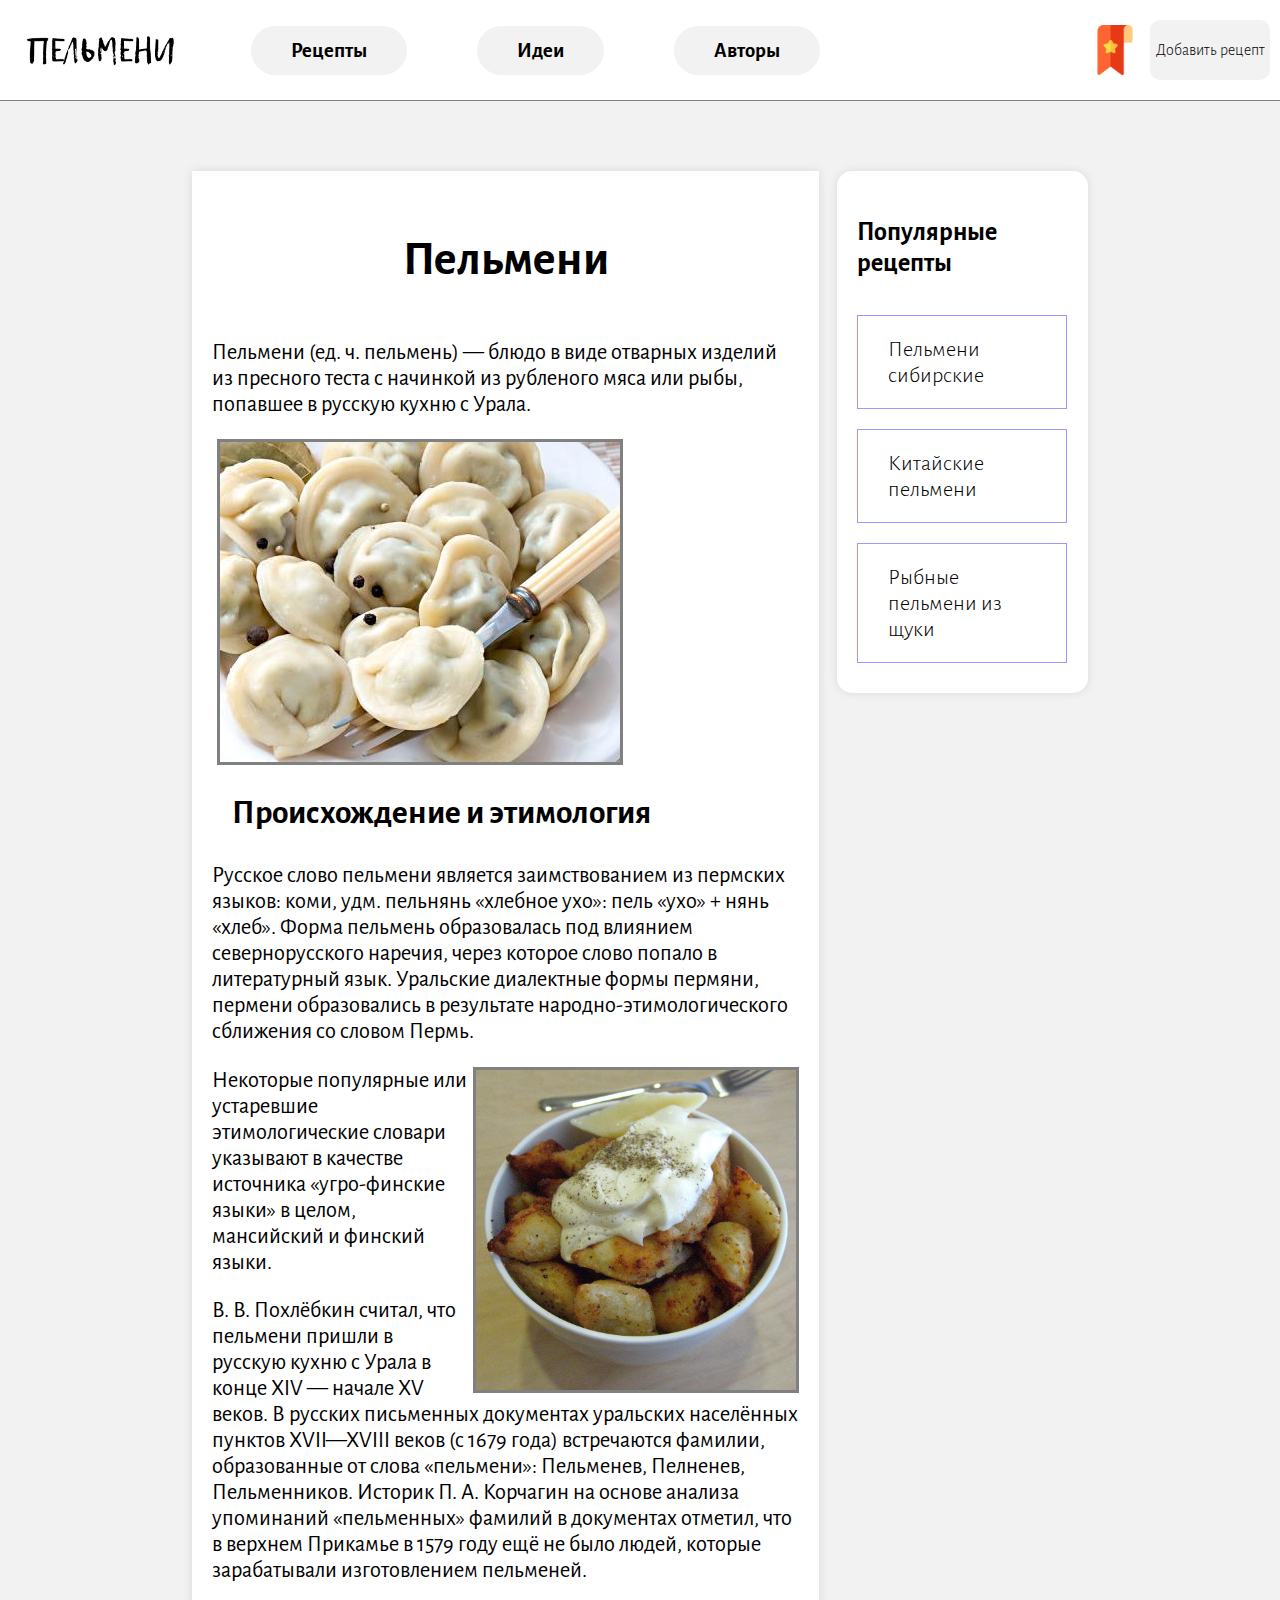
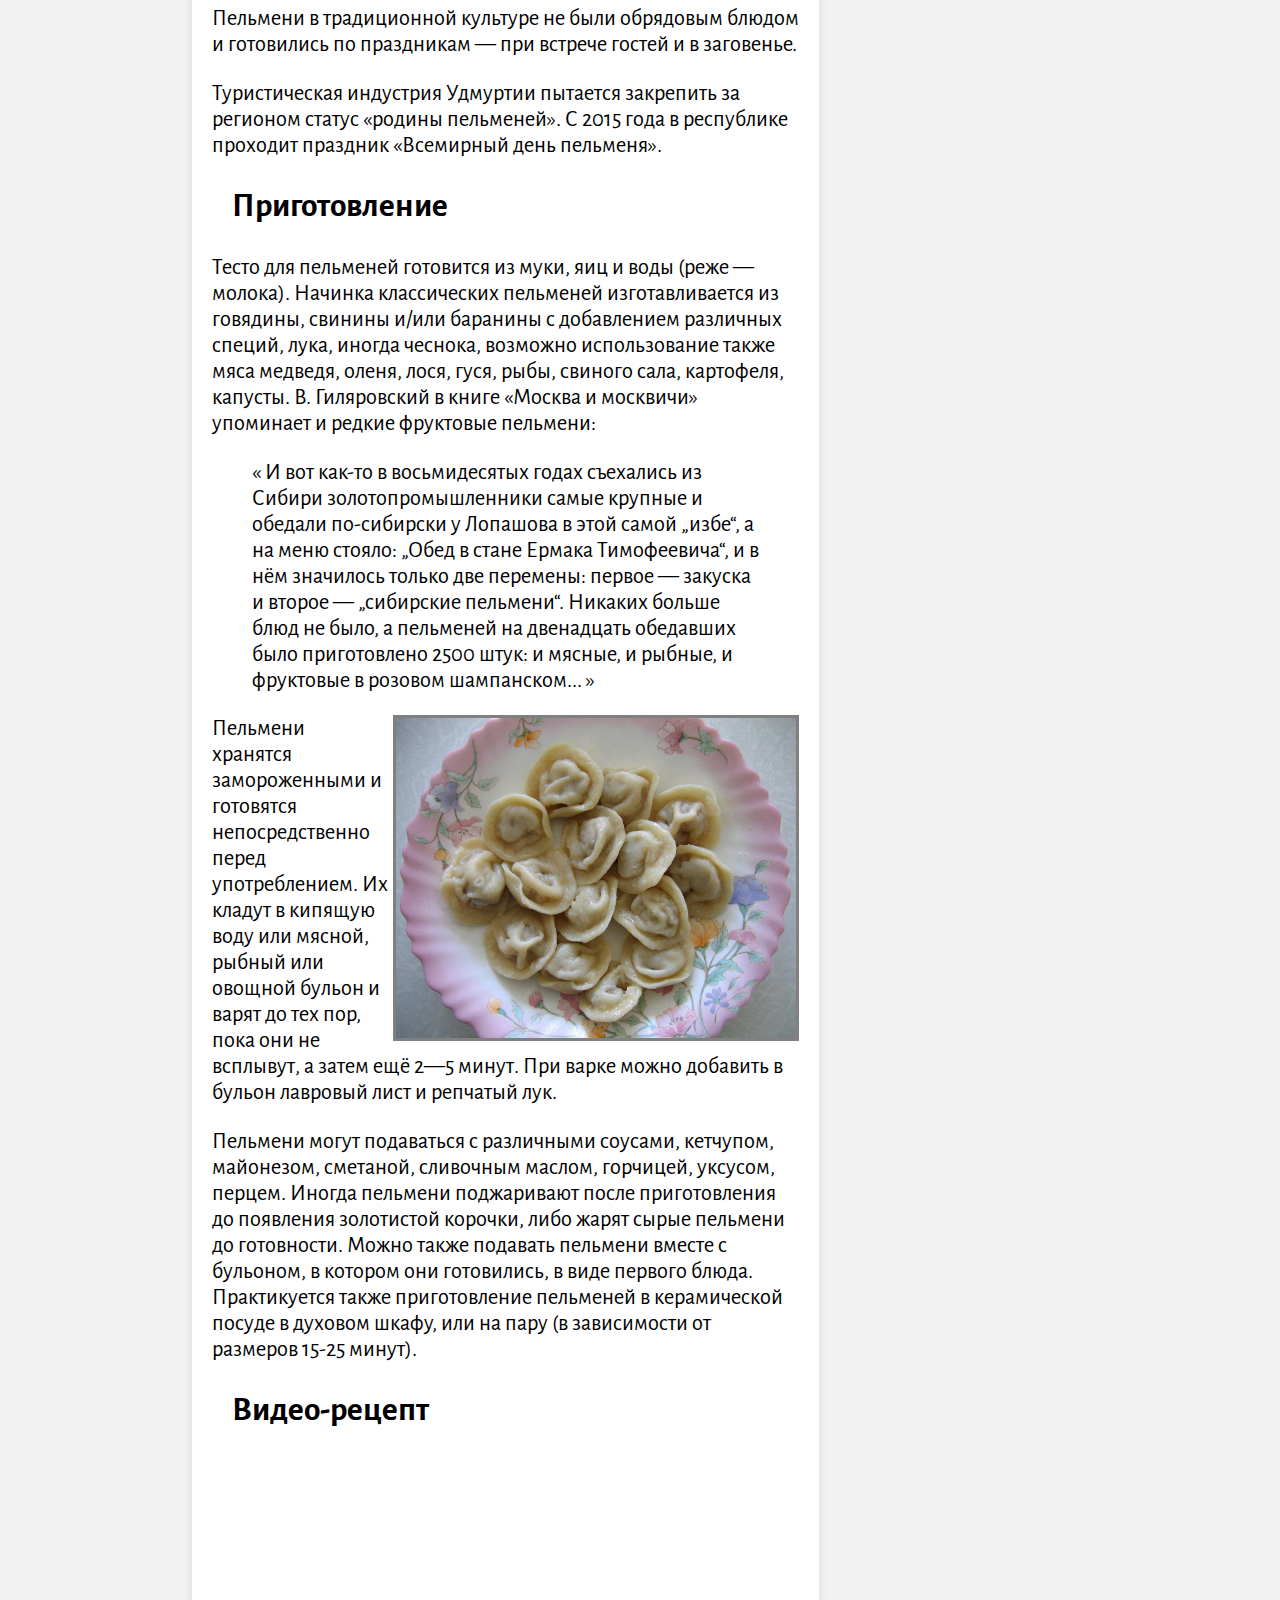
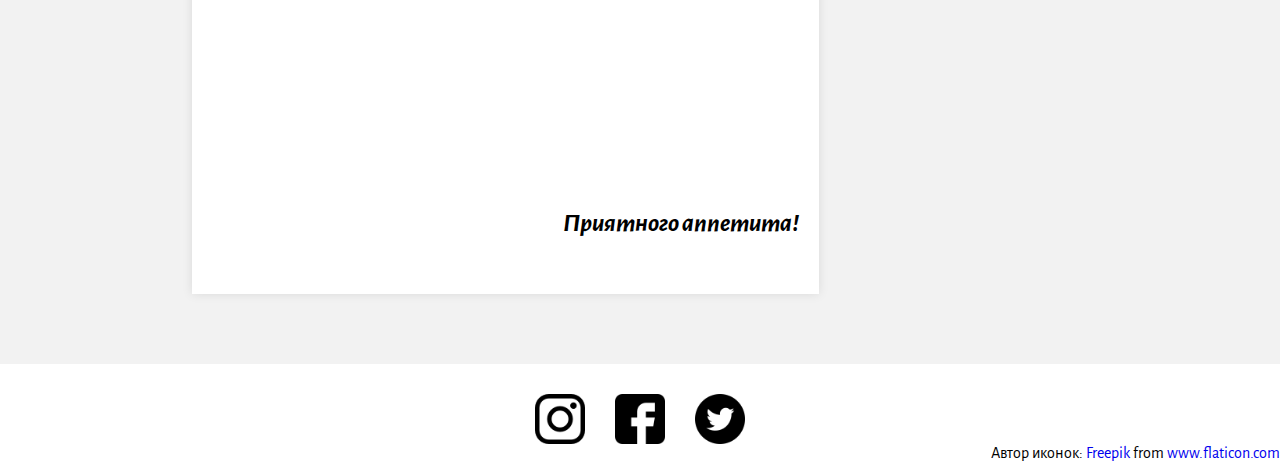
<file: index.html>
<!DOCTYPE html>
<html lang="en">
<head>
    <meta charset="UTF-8">
    <meta http-equiv="X-UA-Compatible" content="IE=edge">
    <meta name="viewport" content="width=device-width, initial-scale=1.0">
    <title>Пельмени</title>
    <link rel='stylesheet' href='style.css'>
</head>
<body>
    <header>
        <a href='index.html' class='logo'></a>

        <ul class='header-menu' type='none'>
            <li><a class="pressed-button" href='#'>Рецепты</a></li>
            <li><a class="pressed-button" href='#'>Идеи</a></li>
            <li><a class="pressed-button" href='#'>Авторы</a></li>
        </ul>

        <a href='#' class='bookmark'></a>

        <a href='#' class='make_recipe'>Добавить рецепт</a>
    </header>

    <main>
        <div class='container'>
            <h1>Пельмени</h1>

            <p>
                Пельмени (ед. ч. пельмень) — блюдо в виде отварных изделий из пресного теста с начинкой из рубленого мяса или рыбы, попавшее в русскую кухню с Урала.
            </p>

            <div class='img img1'></div>

            <h2>Происхождение и этимология</h2>

            <p>Русское слово пельмени является заимствованием из пермских языков: коми, удм. пельнянь «хлебное ухо»: пель «ухо» + нянь «хлеб». Форма пельмень образовалась под влиянием севернорусского наречия, через которое слово попало в литературный язык. Уральские диалектные формы пермяни, пермени образовались в результате народно-этимологического сближения со словом Пермь.</p>

            <div class='img img2'></div>

            <p>Некоторые популярные или устаревшие этимологические словари указывают в качестве источника «угро-финские языки» в целом, мансийский и финский языки.</p>
            
            <p>В. В. Похлёбкин считал, что пельмени пришли в русскую кухню с Урала в конце XIV — начале XV веков. В русских письменных документах уральских населённых пунктов XVII—XVIII веков (с 1679 года) встречаются фамилии, образованные от слова «пельмени»: Пельменев, Пелненев, Пельменников. Историк П. А. Корчагин на основе анализа упоминаний «пельменных» фамилий в документах отметил, что в верхнем Прикамье в 1579 году ещё не было людей, которые зарабатывали изготовлением пельменей.</p>

            <p>Пельмени в традиционной культуре не были обрядовым блюдом и готовились по праздникам — при встрече гостей и в заговенье.</p>

            <p>Туристическая индустрия Удмуртии пытается закрепить за регионом статус «родины пельменей». С 2015 года в республике проходит праздник «Всемирный день пельменя».</p>

            <h2>Приготовление</h2>

            <p>Тесто для пельменей готовится из муки, яиц и воды (реже — молока). Начинка классических пельменей изготавливается из говядины, свинины и/или баранины с добавлением различных специй, лука, иногда чеснока, возможно использование также мяса медведя, оленя, лося, гуся, рыбы, свиного сала, картофеля, капусты. В. Гиляровский в книге «Москва и москвичи» упоминает и редкие фруктовые пельмени:</p>
            
            <blockquote>«  И вот как-то в восьмидесятых годах съехались из Сибири золотопромышленники самые крупные и обедали по-сибирски у Лопашова в этой самой „избе“, а на меню стояло: „Обед в стане Ермака Тимофеевича“, и в нём значилось только две перемены: первое — закуска и второе — „сибирские пельмени“. Никаких больше блюд не было, а пельменей на двенадцать обедавших было приготовлено 2500 штук: и мясные, и рыбные, и фруктовые в розовом шампанском...   »</blockquote>
            
            <div class='img img3'></div>

            <p>Пельмени хранятся замороженными и готовятся непосредственно перед употреблением. Их кладут в кипящую воду или мясной, рыбный или овощной бульон и варят до тех пор, пока они не всплывут, а затем ещё 2—5 минут. При варке можно добавить в бульон лавровый лист и репчатый лук.</p>

            <p>Пельмени могут подаваться с различными соусами, кетчупом, майонезом, сметаной, сливочным маслом, горчицей, уксусом, перцем. Иногда пельмени поджаривают после приготовления до появления золотистой корочки, либо жарят сырые пельмени до готовности. Можно также подавать пельмени вместе с бульоном, в котором они готовились, в виде первого блюда. Практикуется также приготовление пельменей в керамической посуде в духовом шкафу, или на пару (в зависимости от размеров 15-25 минут).</p>

            <h2>Видео-рецепт</h2>

            <iframe class='large' width="560" height="315" src="https://www.youtube.com/embed/N9aS8jBaTS8" title="YouTube video player" frameborder="0" allow="accelerometer; autoplay; clipboard-write; encrypted-media; gyroscope; picture-in-picture" allowfullscreen></iframe>

            <iframe class='small' width="420" height="250" src="https://www.youtube.com/embed/N9aS8jBaTS8" title="YouTube video player" frameborder="0" allow="accelerometer; autoplay; clipboard-write; encrypted-media; gyroscope; picture-in-picture" allowfullscreen></iframe>

            <h4>Приятного аппетита!</h4>
        </div>

        

        <div class='sidebar'>
            <h3>Популярные рецепты</h3>
            <a href='index1.html' class='border-button'>Пельмени сибирские</a>
            <a href='index2.html' class='border-button'>Китайские пельмени</a>
            <a href='index3.html' class='border-button'>Рыбные пельмени из щуки</a>
        </div>
    </main>

    <footer>
        <a href='#' class='instagram'></a>
        <a href='#' class='facebook'></a>
        <a href='#' class='twitter'></a>

        <div>Автор иконок: <a href="https://www.freepik.com" title="Freepik">Freepik</a> from <a href="https://www.flaticon.com/ru/" title="Flaticon">www.flaticon.com</a></div>
    </footer>
</body>
</html>
</file>
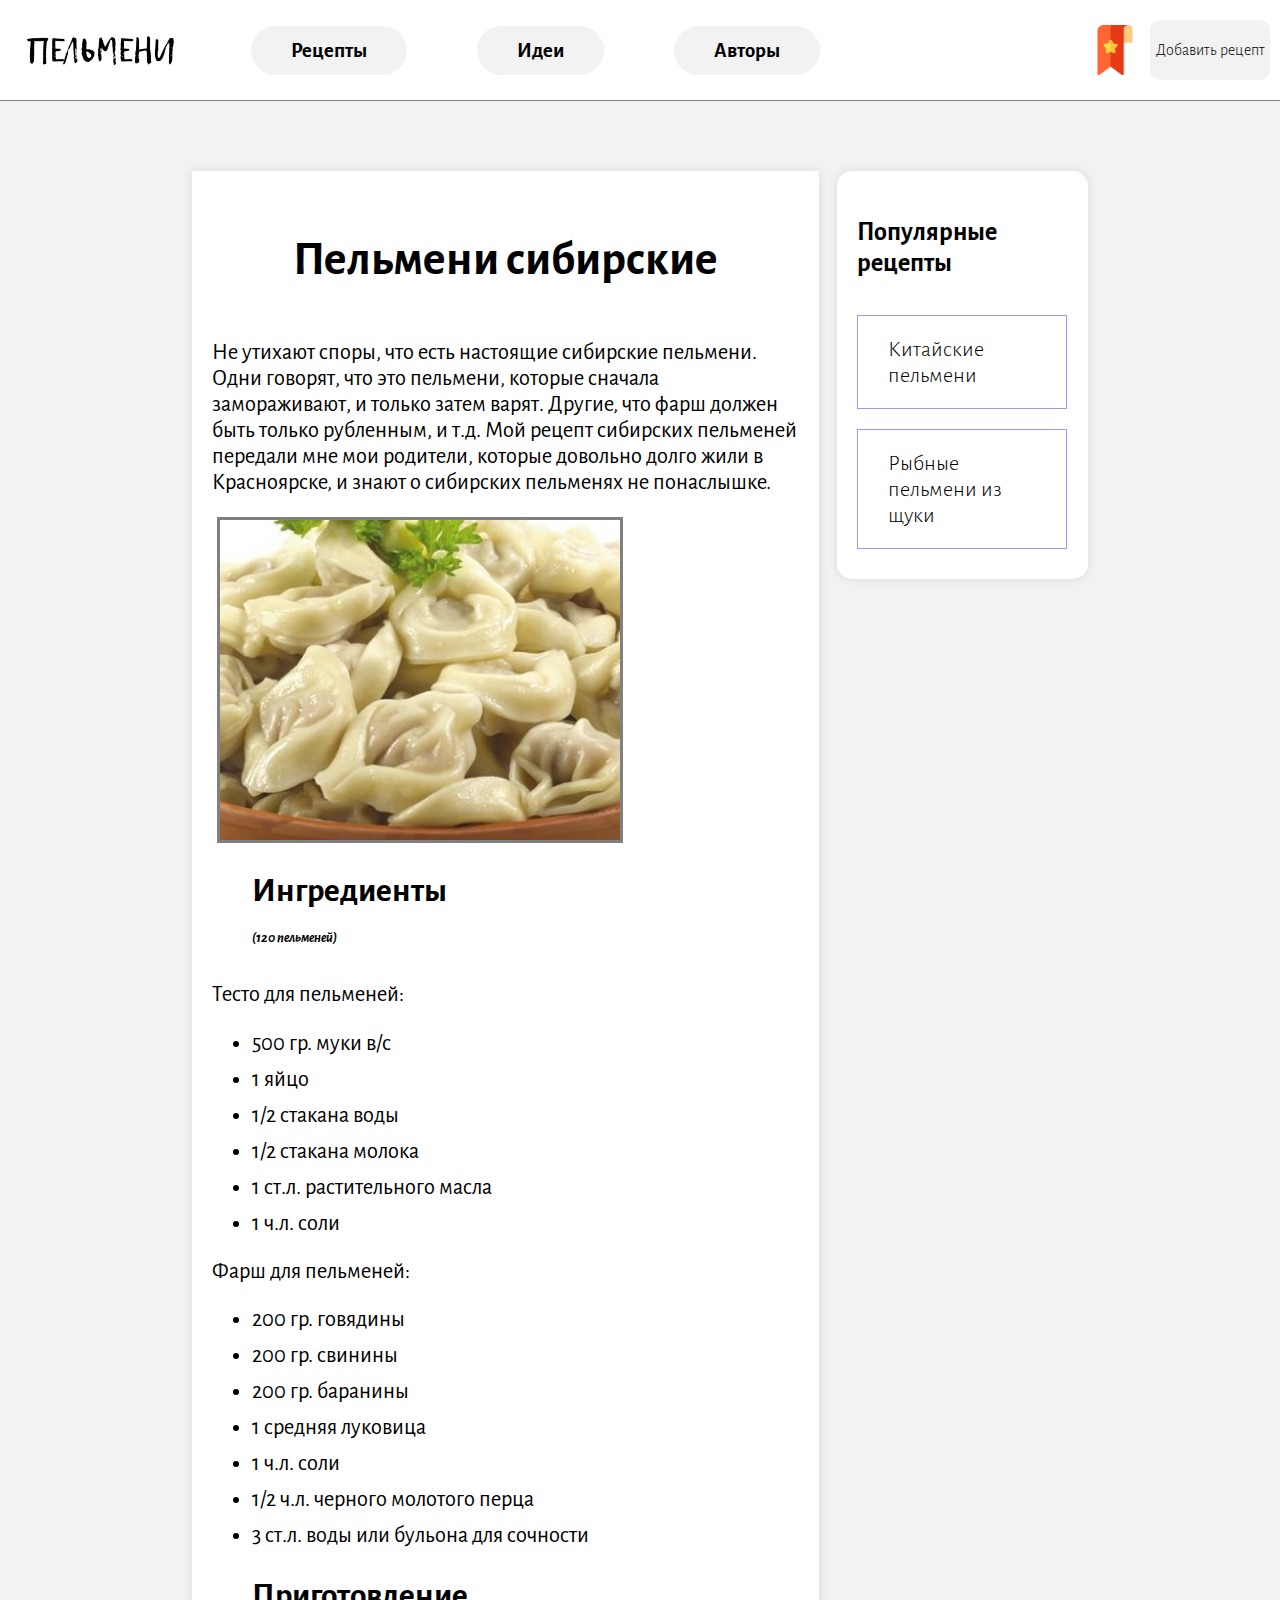
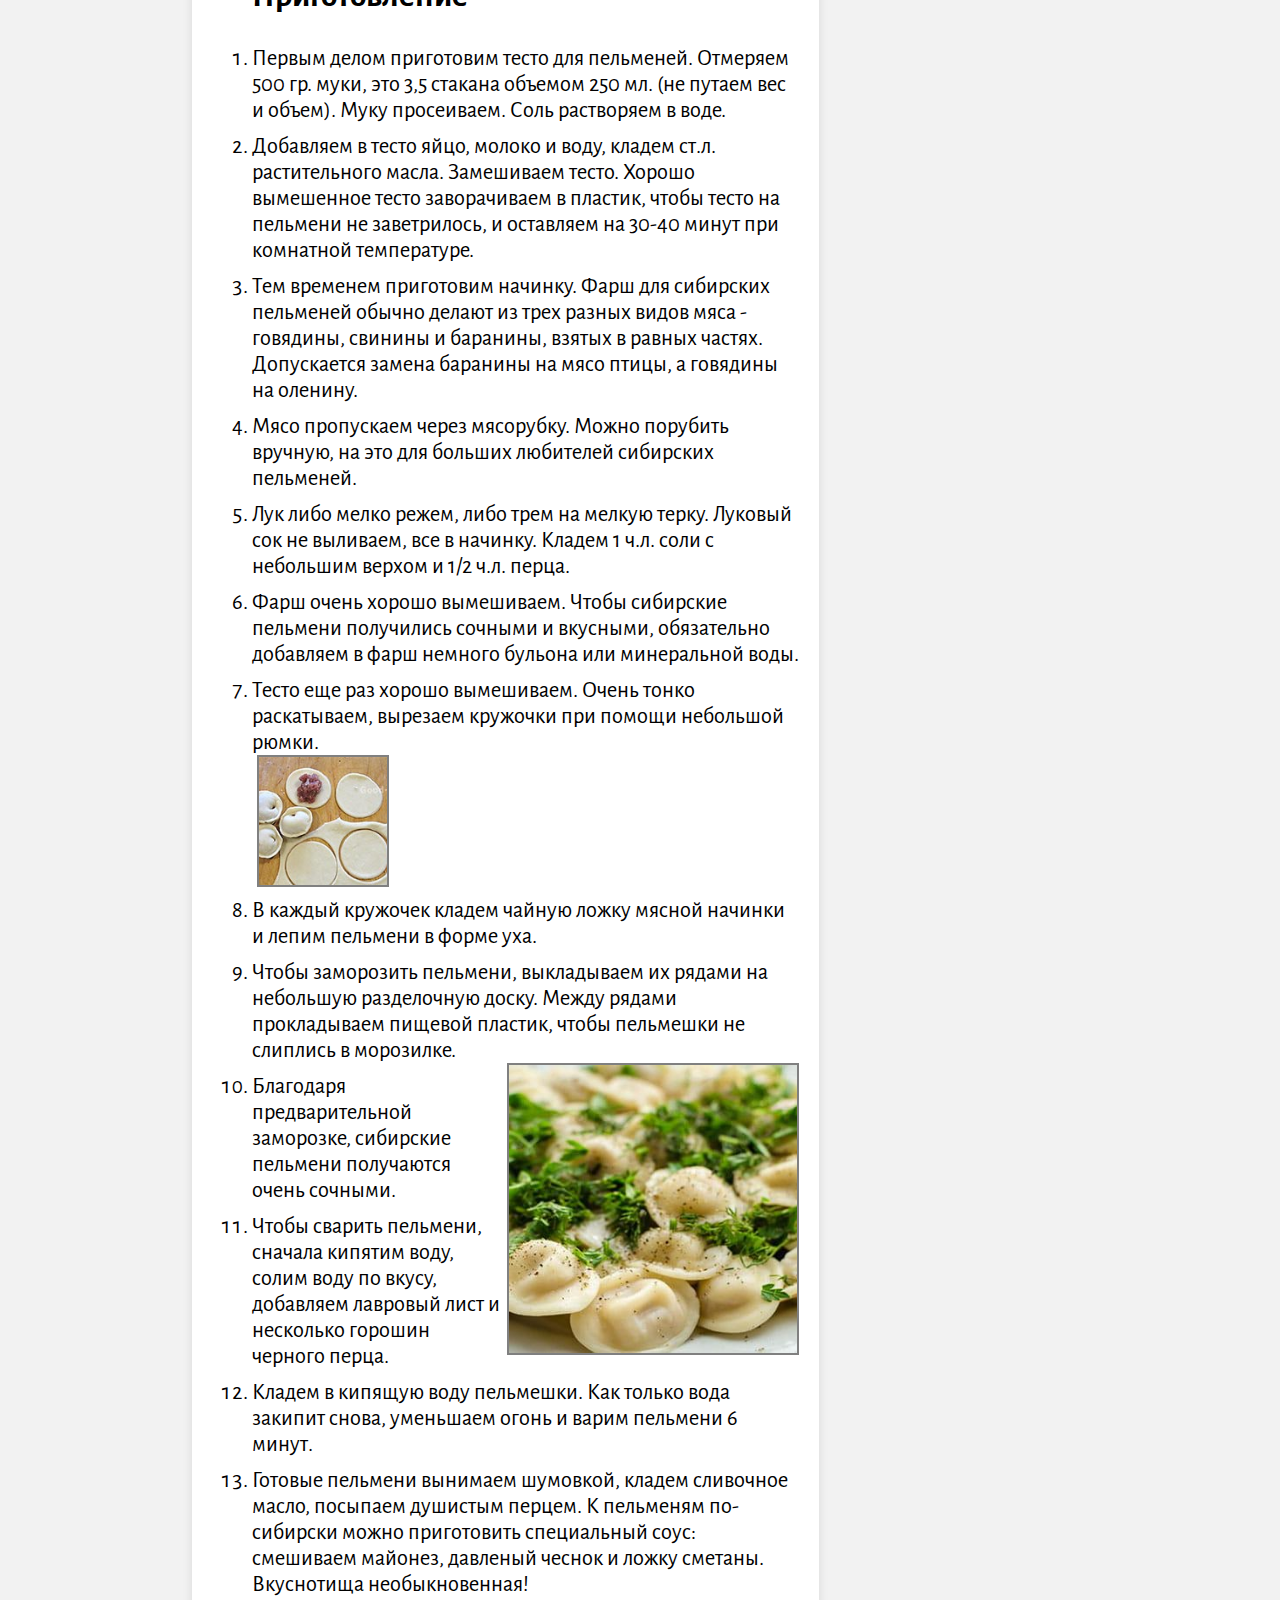
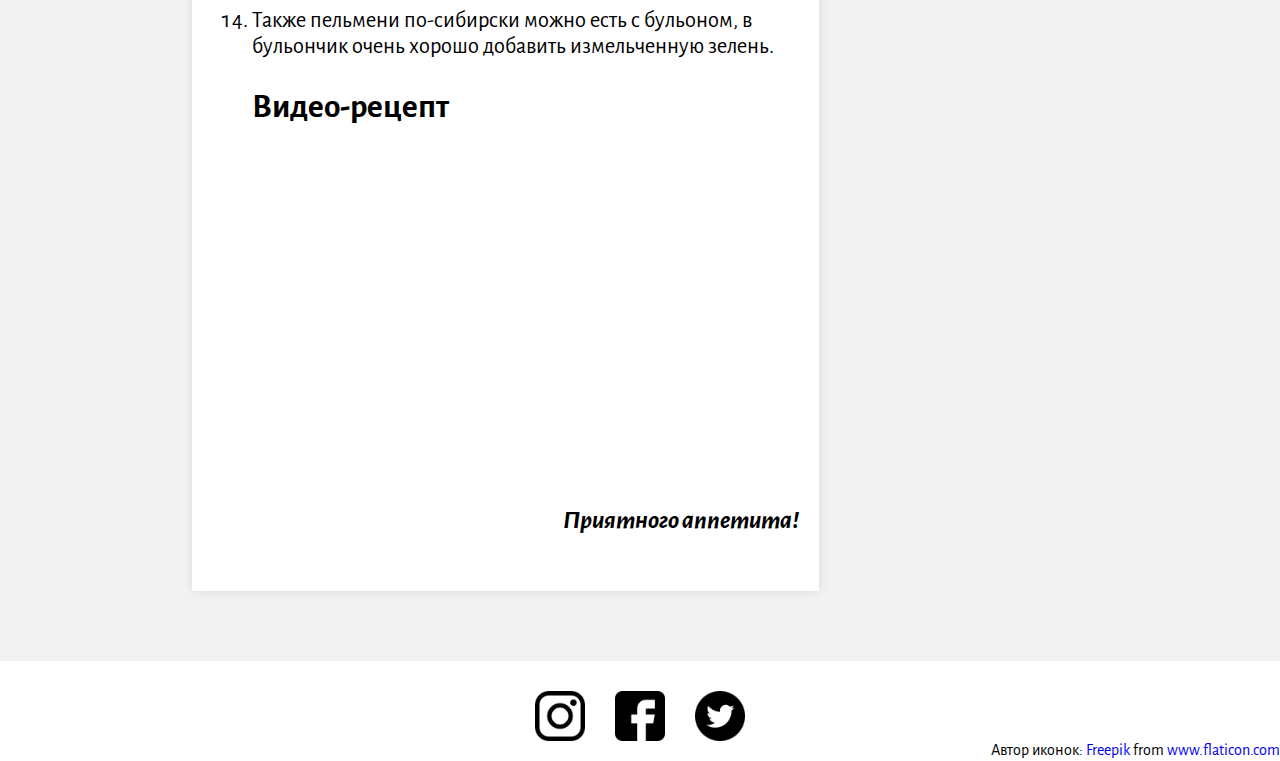
<file: index1.html>
<!DOCTYPE html>
<html lang="en">
<head>
    <meta charset="UTF-8">
    <meta http-equiv="X-UA-Compatible" content="IE=edge">
    <meta name="viewport" content="width=device-width, initial-scale=1.0">
    <title>Сибирские пельмени</title>
    <link rel='stylesheet' href='style1.css'>
</head>
<body>
    <header>
        <a href='index.html' class='logo'></a>

        <ul class='header-menu' type='none'>
            <li><a class="pressed-button" href='#'>Рецепты</a></li>
            <li><a class="pressed-button" href='#'>Идеи</a></li>
            <li><a class="pressed-button" href='#'>Авторы</a></li>
        </ul>

        <a href='#' class='bookmark'></a>

        <a href='#' class='make_recipe'>Добавить рецепт</a>
    </header>

    <main>
        <div class='container'>
            <h1>Пельмени сибирские</h1>

            <p>
                Не утихают споры, что есть настоящие сибирские пельмени. Одни говорят, что это пельмени, которые сначала замораживают, и только затем варят. Другие, что фарш должен быть только рубленным, и т.д. Мой рецепт сибирских пельменей передали мне мои родители, которые довольно долго жили в Красноярске, и знают о сибирских пельменях не понаслышке.
            </p>

            <div class='img img1'></div>

            <h2>
                Ингредиенты <i><br>
                (120 пельменей)</i>
            </h2>

            <p>Тесто для пельменей:</p>
            <ul>
                <li>500 гр. муки в/c</li>
                <li>1 яйцо</li>
                <li>1/2 стакана воды</li>
                <li>1/2 стакана молока</li>
                <li>1 ст.л. растительного масла</li>
                <li>1 ч.л. соли</li>
            </ul>
            <p>Фарш для пельменей:</p>
            <ul>
                <li>200 гр. говядины</li>
                <li>200 гр. свинины</li>
                <li>200 гр. баранины</li>
                <li>1 средняя луковица</li>
                <li>1 ч.л. соли</li>
                <li>1/2 ч.л. черного молотого перца</li>
                <li>3 ст.л. воды или бульона для сочности</li>
            </ul>

            <h2>Приготовление</h2>
            
            <ol>
                <li>Первым делом приготовим тесто для пельменей. Отмеряем 500 гр. муки, это 3,5 стакана объемом 250 мл. (не путаем вес и объем). Муку просеиваем. Соль растворяем в воде.</li>
                
                <li>Добавляем в тесто яйцо, молоко и воду, кладем ст.л. растительного масла. Замешиваем тесто. Хорошо вымешенное тесто заворачиваем в пластик, чтобы тесто на пельмени не заветрилось, и оставляем на 30-40 минут при комнатной температуре.</li>
                
                <li>Тем временем приготовим начинку. Фарш для сибирских пельменей обычно делают из трех разных видов мяса - говядины, свинины и баранины, взятых в равных частях. Допускается замена баранины на мясо птицы, а говядины на оленину.</li>
                
                <li>Мясо пропускаем через мясорубку. Можно порубить вручную, на это для больших любителей сибирских пельменей.</li>
                
                <li>Лук либо мелко режем, либо трем на мелкую терку. Луковый сок не выливаем, все в начинку. Кладем 1 ч.л. соли с небольшим верхом и 1/2 ч.л. перца.</li>
                
                <li>Фарш очень хорошо вымешиваем. Чтобы сибирские пельмени получились сочными и вкусными, обязательно добавляем в фарш немного бульона или минеральной воды.</li>
                
                <li>Тесто еще раз хорошо вымешиваем. Очень тонко раскатываем, вырезаем кружочки при помощи небольшой рюмки.</li>
                
                <div class='img img2'></div>
                
                <li>В каждый кружочек кладем чайную ложку мясной начинки и лепим пельмени в форме уха.</li>
                
                <li>Чтобы заморозить пельмени, выкладываем их рядами на небольшую разделочную доску. Между рядами прокладываем пищевой пластик, чтобы пельмешки не слиплись в морозилке.</li>
                
                <div class='img img3'></div>

                <li>Благодаря предварительной заморозке, сибирские пельмени получаются очень сочными.</li>
                
                <li>Чтобы сварить пельмени, сначала кипятим воду, солим воду по вкусу, добавляем лавровый лист и несколько горошин черного перца.</li>
                
                <li>Кладем в кипящую воду пельмешки. Как только вода закипит снова, уменьшаем огонь и варим пельмени 6 минут.</li>
                
                <li>Готовые пельмени вынимаем шумовкой, кладем сливочное масло, посыпаем душистым перцем.  К пельменям по-сибирски можно приготовить специальный соус: смешиваем майонез, давленый чеснок и ложку сметаны. Вкуснотища необыкновенная!</li>

                <li>Также пельмени по-сибирски можно есть с бульоном, в бульончик очень хорошо добавить измельченную зелень.</li>
            </ol>

            <h2>Видео-рецепт</h2>

            <iframe class='large' width="560" height="315" src="https://www.youtube.com/embed/N9aS8jBaTS8" title="YouTube video player" frameborder="0" allow="accelerometer; autoplay; clipboard-write; encrypted-media; gyroscope; picture-in-picture" allowfullscreen></iframe>

            <iframe class='small' width="420" height="250" src="https://www.youtube.com/embed/N9aS8jBaTS8" title="YouTube video player" frameborder="0" allow="accelerometer; autoplay; clipboard-write; encrypted-media; gyroscope; picture-in-picture" allowfullscreen></iframe>
            
            <h4>Приятного аппетита!</h4>
        </div>

        <div class='sidebar'>
            <h3>Популярные рецепты</h3>
            <a href='index2.html' class='border-button'>Китайские пельмени</a>
            <a href='index3.html' class='border-button'>Рыбные пельмени из щуки</a>
        </div>
    </main>

    <footer>
        <a href='#' class='instagram'></a>
        <a href='#' class='facebook'></a>
        <a href='#' class='twitter'></a>

        <div>Автор иконок: <a href="https://www.freepik.com" title="Freepik">Freepik</a> from <a href="https://www.flaticon.com/ru/" title="Flaticon">www.flaticon.com</a></div>
    </footer>
</body>
</html>
</file>
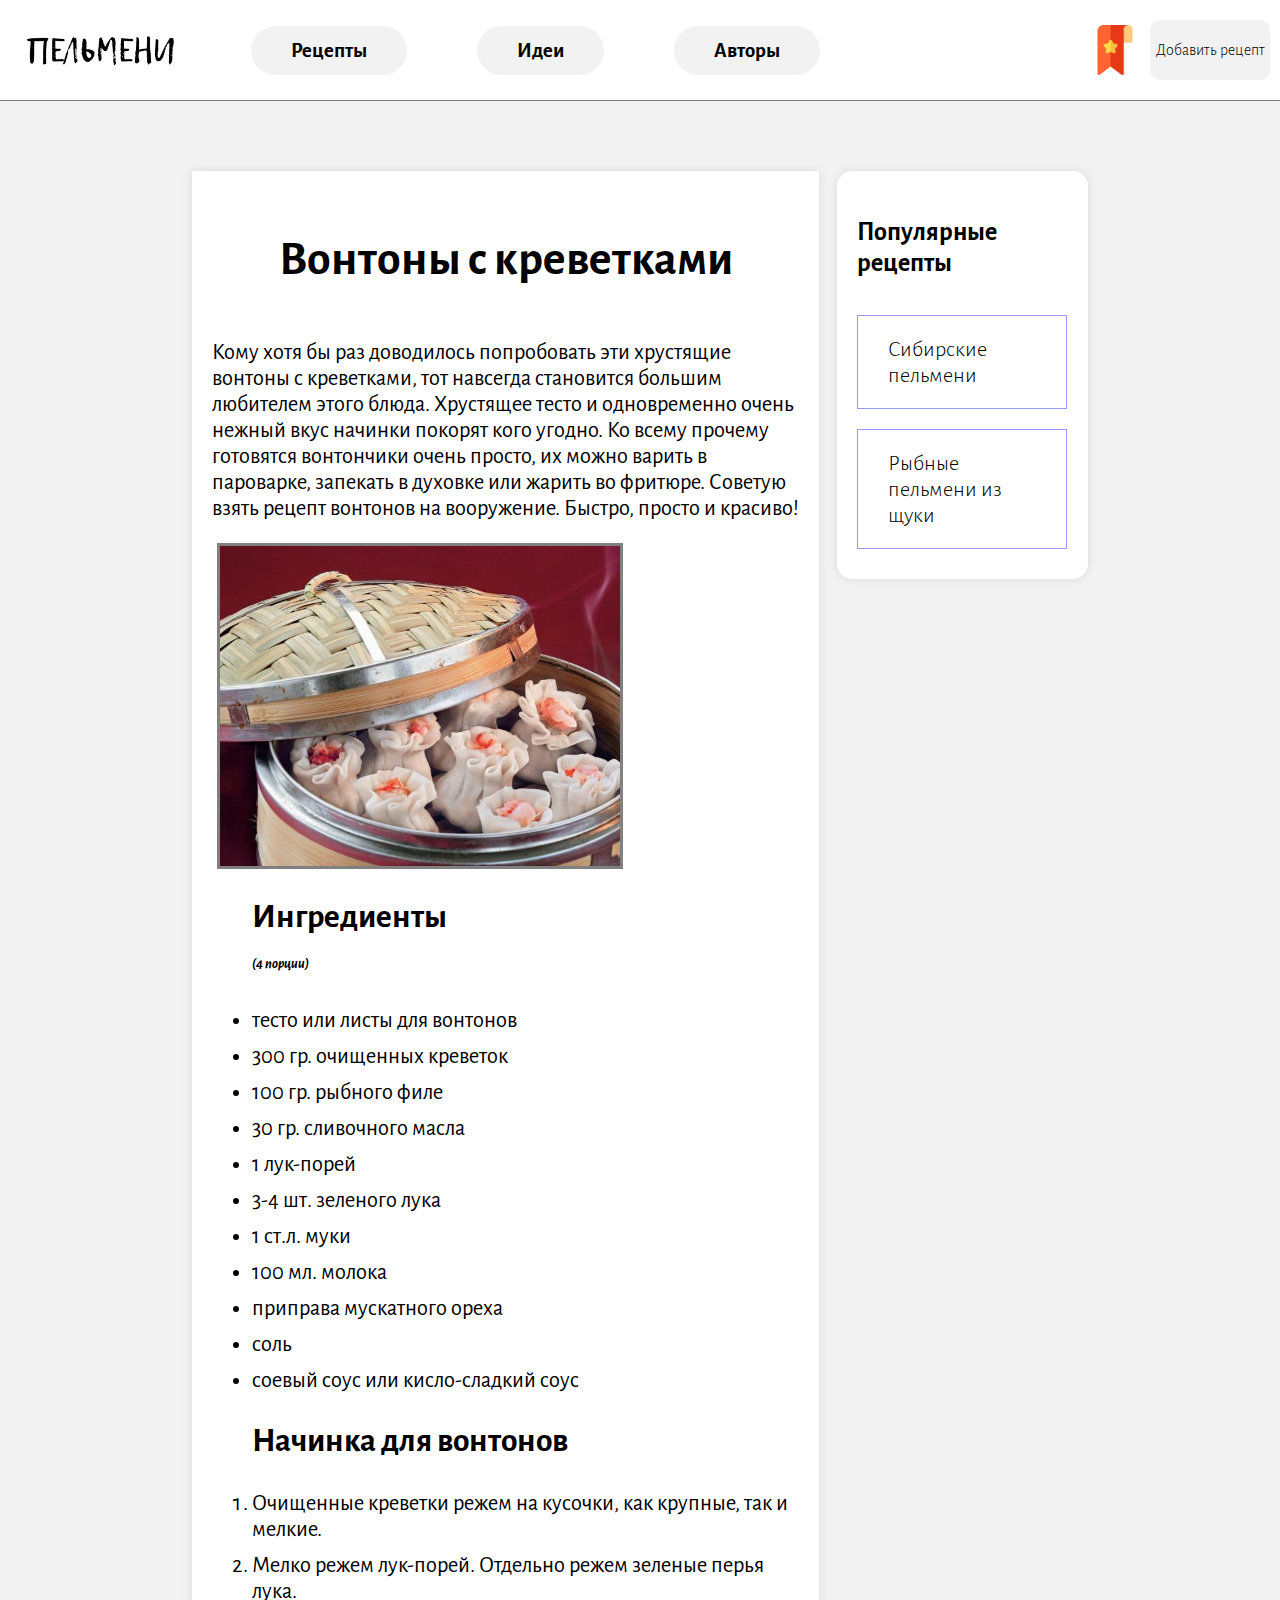
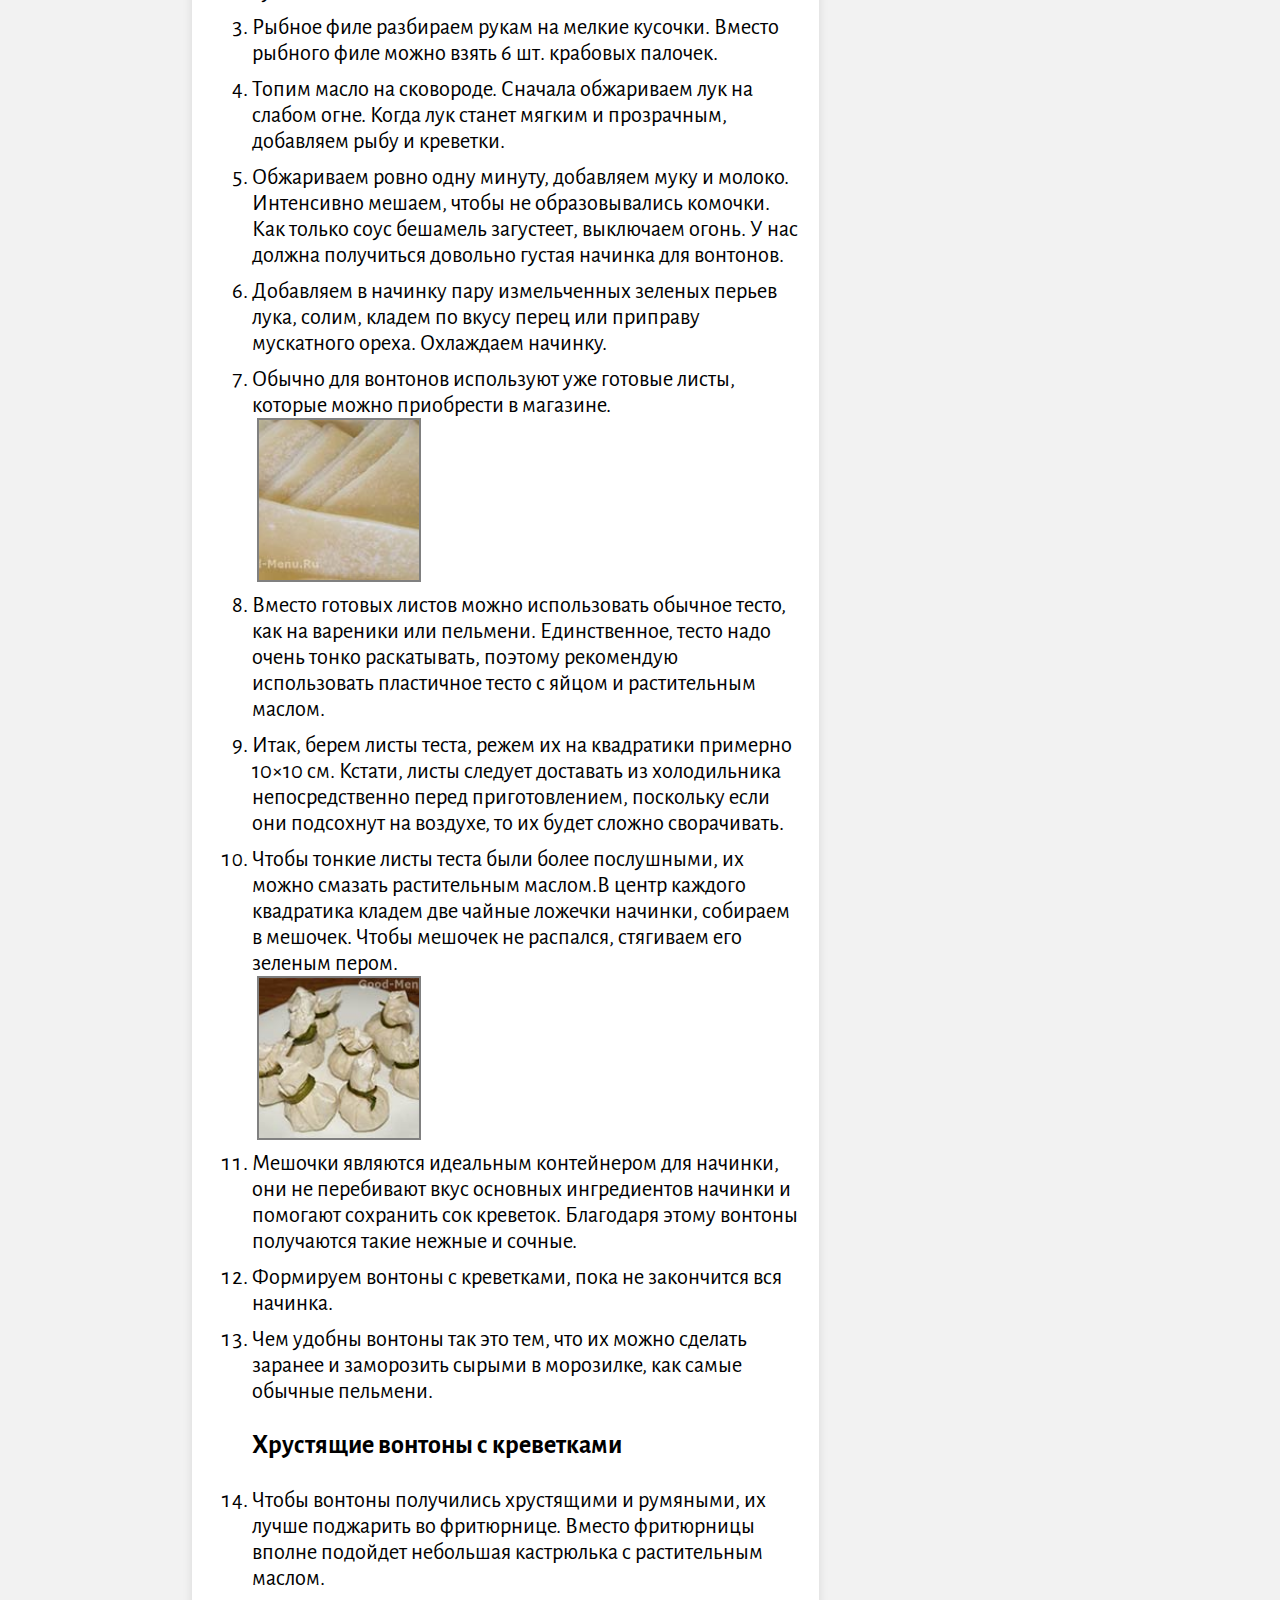
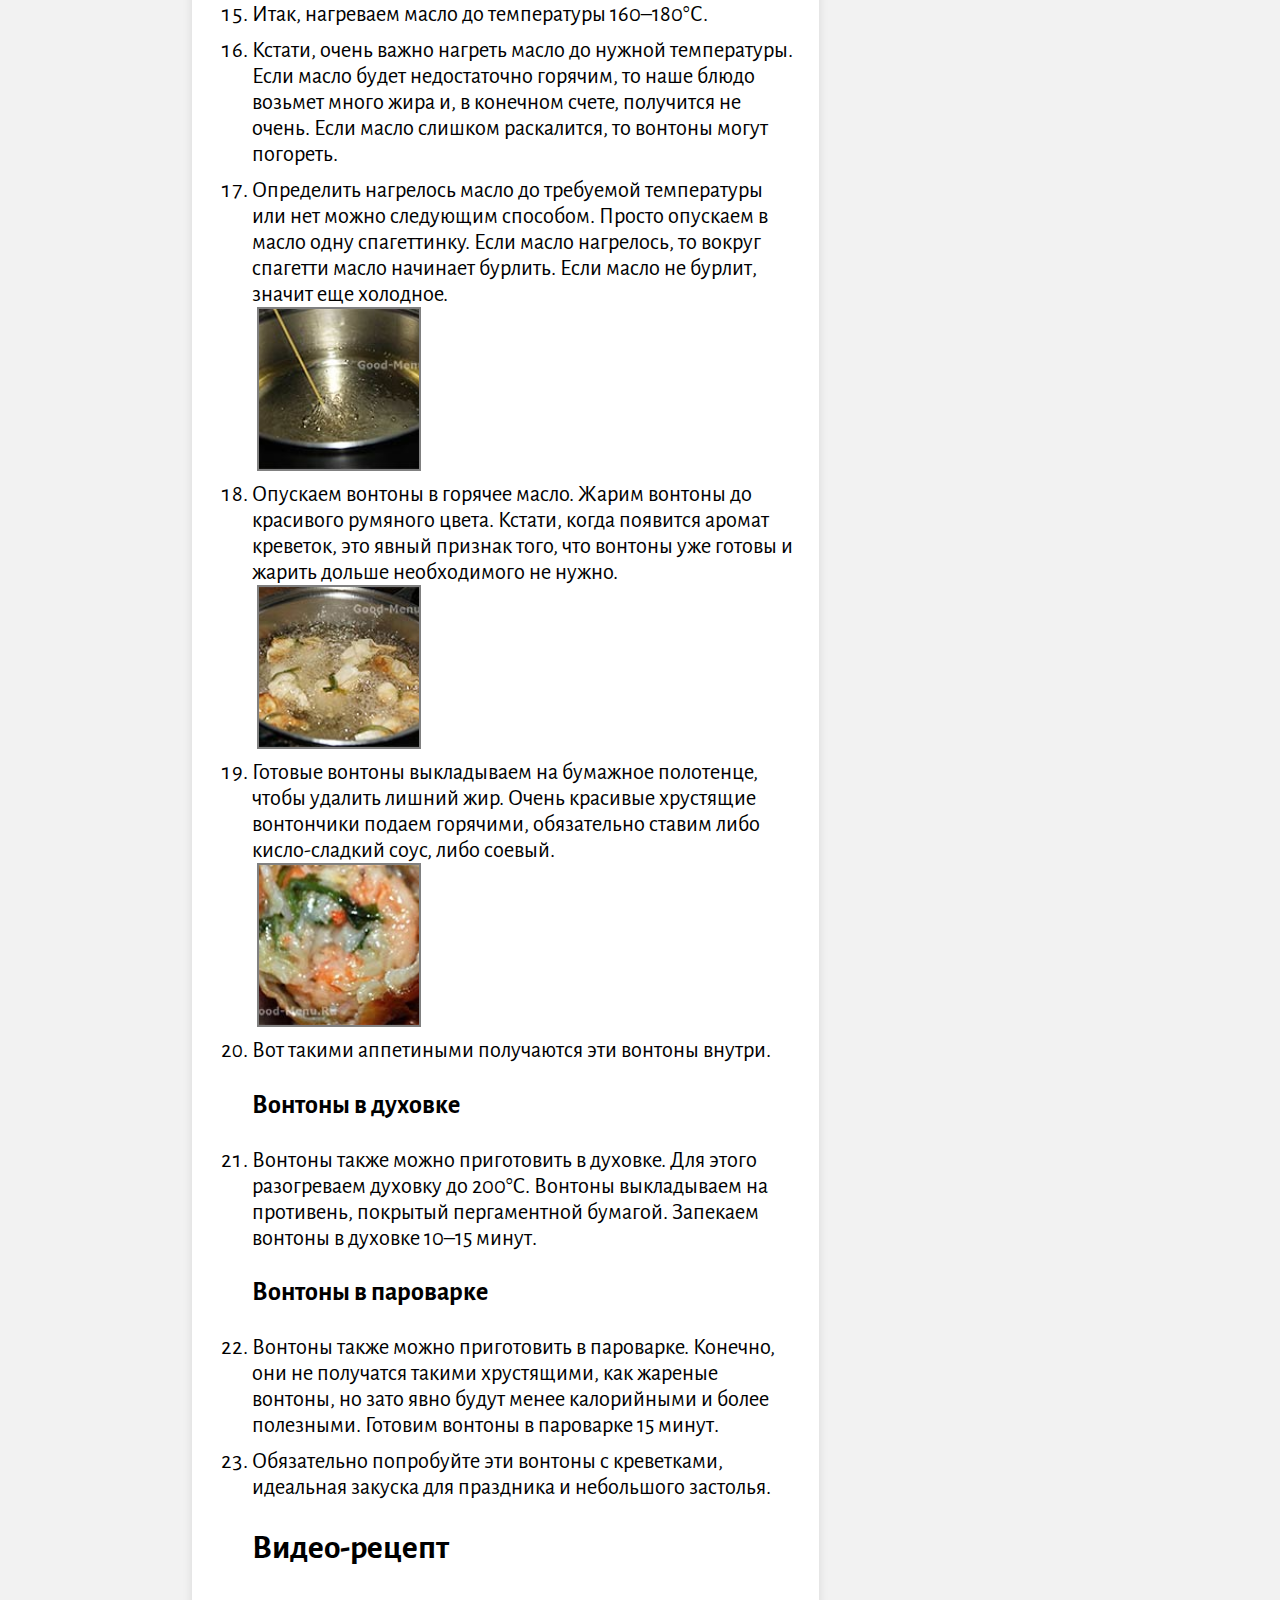
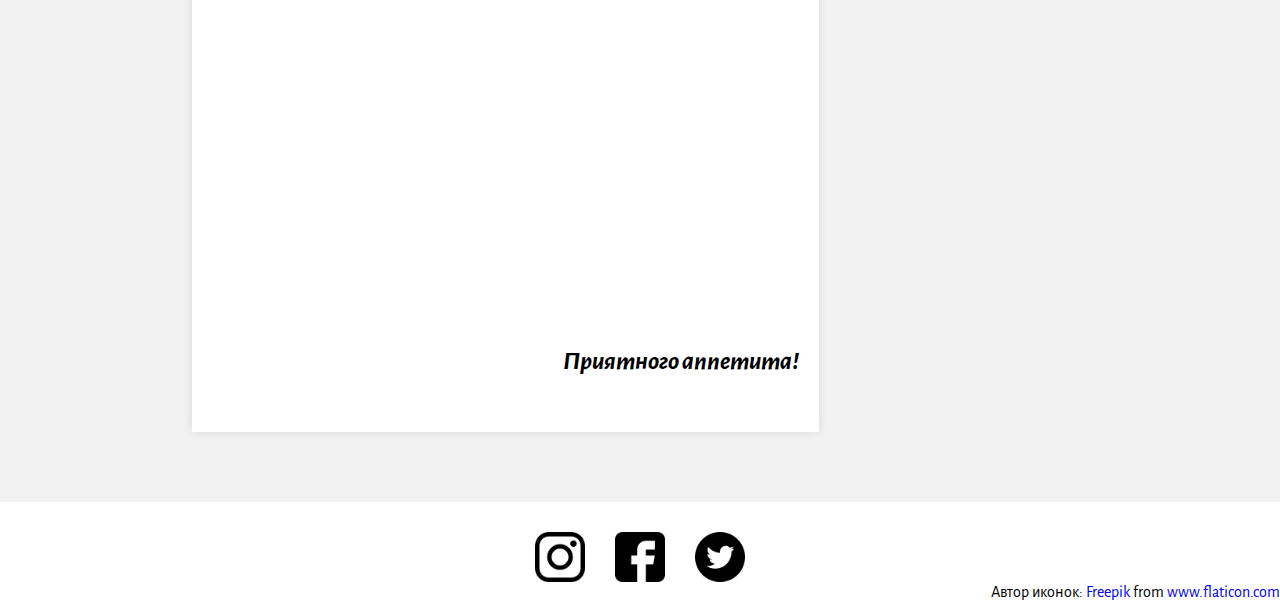
<file: index2.html>
<!DOCTYPE html>
<html lang="en">
<head>
    <meta charset="UTF-8">
    <meta http-equiv="X-UA-Compatible" content="IE=edge">
    <meta name="viewport" content="width=device-width, initial-scale=1.0">
    <title>Вонтоны с креветками</title>
    <link rel='stylesheet' href='style2.css'>
</head>
<body>
    <header>
        <a href='index.html' class='logo'></a>

        <ul class='header-menu' type='none'>
            <li><a class="pressed-button" href='#'>Рецепты</a></li>
            <li><a class="pressed-button" href='#'>Идеи</a></li>
            <li><a class="pressed-button" href='#'>Авторы</a></li>
        </ul>

        <a href='#' class='bookmark'></a>

        <a href='#' class='make_recipe'>Добавить рецепт</a>
    </header>

    <main>
        <div class='container'>
            <h1>Вонтоны с креветками</h1>

            <p>
                Кому хотя бы раз доводилось попробовать эти хрустящие вонтоны с креветками, тот навсегда становится большим любителем этого блюда. Хрустящее тесто и одновременно очень нежный вкус начинки покорят кого угодно. Ко всему прочему готовятся вонтончики очень просто, их можно варить в пароварке, запекать в духовке или жарить во фритюре. Советую взять рецепт вонтонов на вооружение. Быстро, просто и красиво!            
            </p>

            <div class='img img1'></div>

            <h2>
                Ингредиенты <br>
                <i>(4 порции)</i>
            </h2>

            <ul>
                <li>тесто или листы для вонтонов</li>
                <li>300 гр. очищенных креветок</li>
                <li>100 гр. рыбного филе</li>
                <li>30 гр. сливочного масла</li>
                <li>1 лук-порей</li>
                <li>3-4 шт. зеленого лука</li>
                <li>1 ст.л. муки</li>
                <li>100 мл. молока</li>
                <li>приправа мускатного ореха</li>
                <li>соль</li>
                <li>соевый соус или кисло-сладкий соус</li>
            </ul>

            <h2>Начинка для вонтонов</h2>
            
            <ol>
                <li>Очищенные креветки режем на кусочки, как крупные, так и мелкие.</li>

                <li>Мелко режем лук-порей. Отдельно режем зеленые перья лука.</li>

                <li>Рыбное филе разбираем рукам на мелкие кусочки. Вместо рыбного филе можно взять 6 шт. крабовых палочек.</li>

                <li>Топим масло на сковороде. Сначала обжариваем лук на слабом огне. Когда лук станет мягким и прозрачным, добавляем рыбу и креветки.</li>

                <li>Обжариваем ровно одну минуту, добавляем муку и молоко. Интенсивно мешаем, чтобы не образовывались комочки. Как только соус бешамель загустеет, выключаем огонь. У нас должна получиться довольно густая начинка для вонтонов.</li>

                <li>Добавляем в начинку пару измельченных зеленых перьев лука, солим, кладем по вкусу перец или приправу мускатного ореха. Охлаждаем начинку.</li>

                <li>Обычно для вонтонов используют уже готовые листы, которые можно приобрести в магазине.</li>

                <div class='img img2'></div>

                <li>Вместо готовых листов можно использовать обычное тесто, как на вареники или пельмени. Единственное, тесто надо очень тонко раскатывать, поэтому рекомендую использовать пластичное тесто с яйцом и растительным маслом.</li>

                <li>Итак, берем листы теста, режем их на квадратики примерно 10×10 см. Кстати, листы следует доставать из холодильника непосредственно перед приготовлением, поскольку если они подсохнут на воздухе, то их будет сложно сворачивать.</li>

                <li>Чтобы тонкие листы теста были более послушными, их можно смазать растительным маслом.В центр каждого квадратика кладем две чайные ложечки начинки, собираем в мешочек. Чтобы мешочек не распался, стягиваем его зеленым пером.</li>

                <div class='img img3'></div>

                <li>Мешочки являются идеальным контейнером для начинки, они не перебивают вкус основных ингредиентов начинки и помогают сохранить сок креветок. Благодаря этому вонтоны получаются такие нежные и сочные.</li>

                <li>Формируем вонтоны с креветками, пока не закончится вся начинка.</li>

                <li>Чем удобны вонтоны так это тем, что их можно сделать заранее и заморозить сырыми в морозилке, как самые обычные пельмени.</li>

                <h3>Хрустящие вонтоны с креветками</h3>

                <li>Чтобы вонтоны получились хрустящими и румяными, их лучше поджарить во фритюрнице. Вместо фритюрницы вполне подойдет небольшая кастрюлька с растительным маслом.</li>

                <li>Итак, нагреваем масло до температуры 160–180°С.</li>

                <li>Кстати, очень важно нагреть масло до нужной температуры. Если масло будет недостаточно горячим, то наше блюдо возьмет много жира и, в конечном счете, получится не очень. Если масло слишком раскалится, то вонтоны могут погореть.</li>

                <li>Определить нагрелось масло до требуемой температуры или нет можно следующим способом. Просто опускаем в масло одну спагеттинку. Если масло нагрелось, то вокруг спагетти масло начинает бурлить. Если масло не бурлит, значит еще холодное.</li>

                <div class='img img4'></div>

                <li>Опускаем вонтоны в горячее масло. Жарим вонтоны до красивого румяного цвета. Кстати, когда появится аромат креветок, это явный признак того, что вонтоны уже готовы и жарить дольше необходимого не нужно.</li>

                <div class='img img5'></div>

                <li>Готовые вонтоны выкладываем на бумажное полотенце, чтобы удалить лишний жир. Очень красивые хрустящие вонтончики подаем горячими, обязательно ставим либо кисло-сладкий соус, либо соевый.</li>

                <div class='img img6'></div>

                <li>Вот такими аппетиными получаются эти вонтоны внутри.</li>

                <h3>Вонтоны в духовке</h3>

                <li>Вонтоны также можно приготовить в духовке. Для этого разогреваем духовку до 200°C. Вонтоны выкладываем на противень, покрытый пергаментной бумагой. Запекаем вонтоны в духовке 10–15 минут.</li>
                
                <h3>Вонтоны в пароварке</h3>
                
                <li>Вонтоны также можно приготовить в пароварке. Конечно, они не получатся такими хрустящими, как жареные вонтоны, но зато явно будут менее калорийными и более полезными. Готовим вонтоны в пароварке 15 минут.</li>

                <li>Обязательно попробуйте эти вонтоны с креветками, идеальная закуска для праздника и небольшого застолья.</li>

            </ol>
            
            <h2>Видео-рецепт</h2>

            <iframe class='large' width="560" height="315" src="https://www.youtube.com/embed/N9aS8jBaTS8" title="YouTube video player" frameborder="0" allow="accelerometer; autoplay; clipboard-write; encrypted-media; gyroscope; picture-in-picture" allowfullscreen></iframe>

            <iframe class='small' width="420" height="250" src="https://www.youtube.com/embed/N9aS8jBaTS8" title="YouTube video player" frameborder="0" allow="accelerometer; autoplay; clipboard-write; encrypted-media; gyroscope; picture-in-picture" allowfullscreen></iframe>
            
            <h4>Приятного аппетита!</h4>
        </div>

        <div class='sidebar'>
            <h3>Популярные рецепты</h3>
            <a href='index1.html' class='border-button'>Сибирские пельмени</a>
            <a href='index3.html' class='border-button'>Рыбные пельмени из щуки</a>
        </div>
    </main>

    <footer>
        <a href='#' class='instagram'></a>
        <a href='#' class='facebook'></a>
        <a href='#' class='twitter'></a>

        <div>Автор иконок: <a href="https://www.freepik.com" title="Freepik">Freepik</a> from <a href="https://www.flaticon.com/ru/" title="Flaticon">www.flaticon.com</a></div>
    </footer>
</body>
</html>
</file>
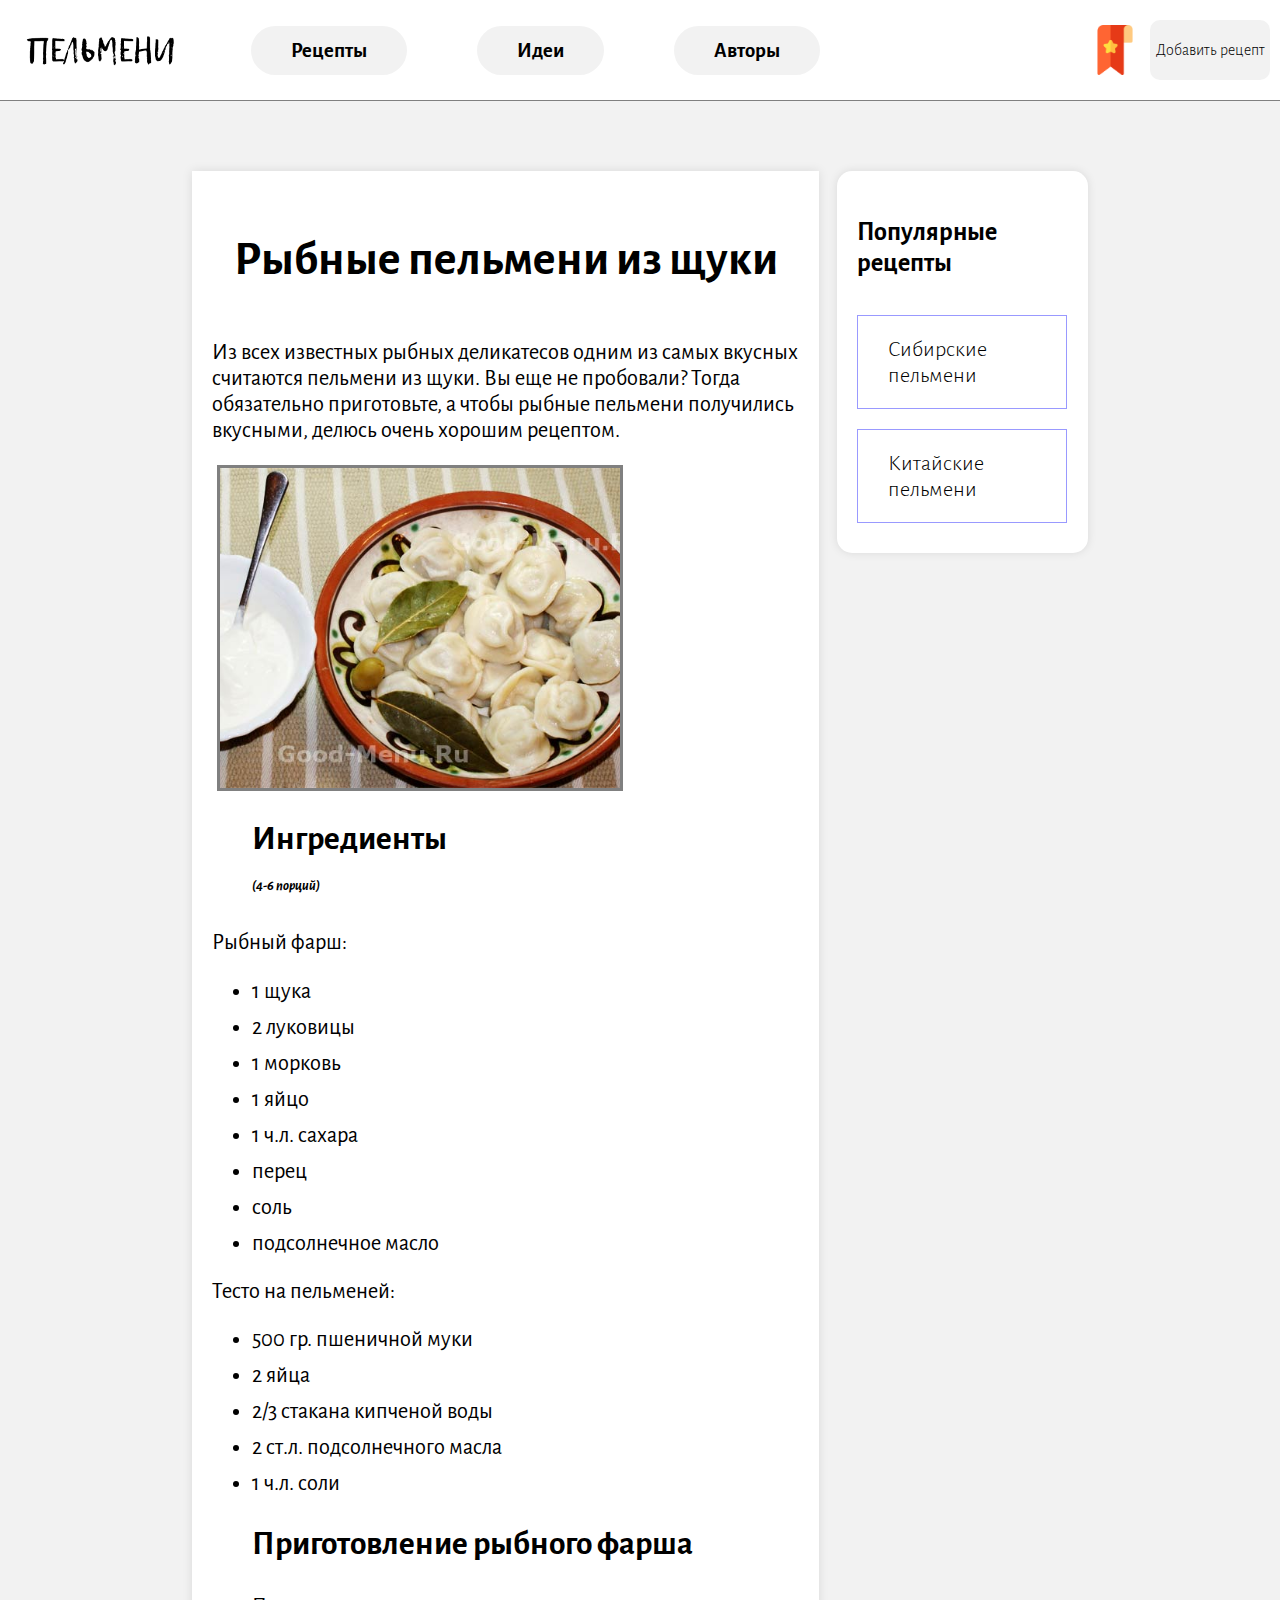
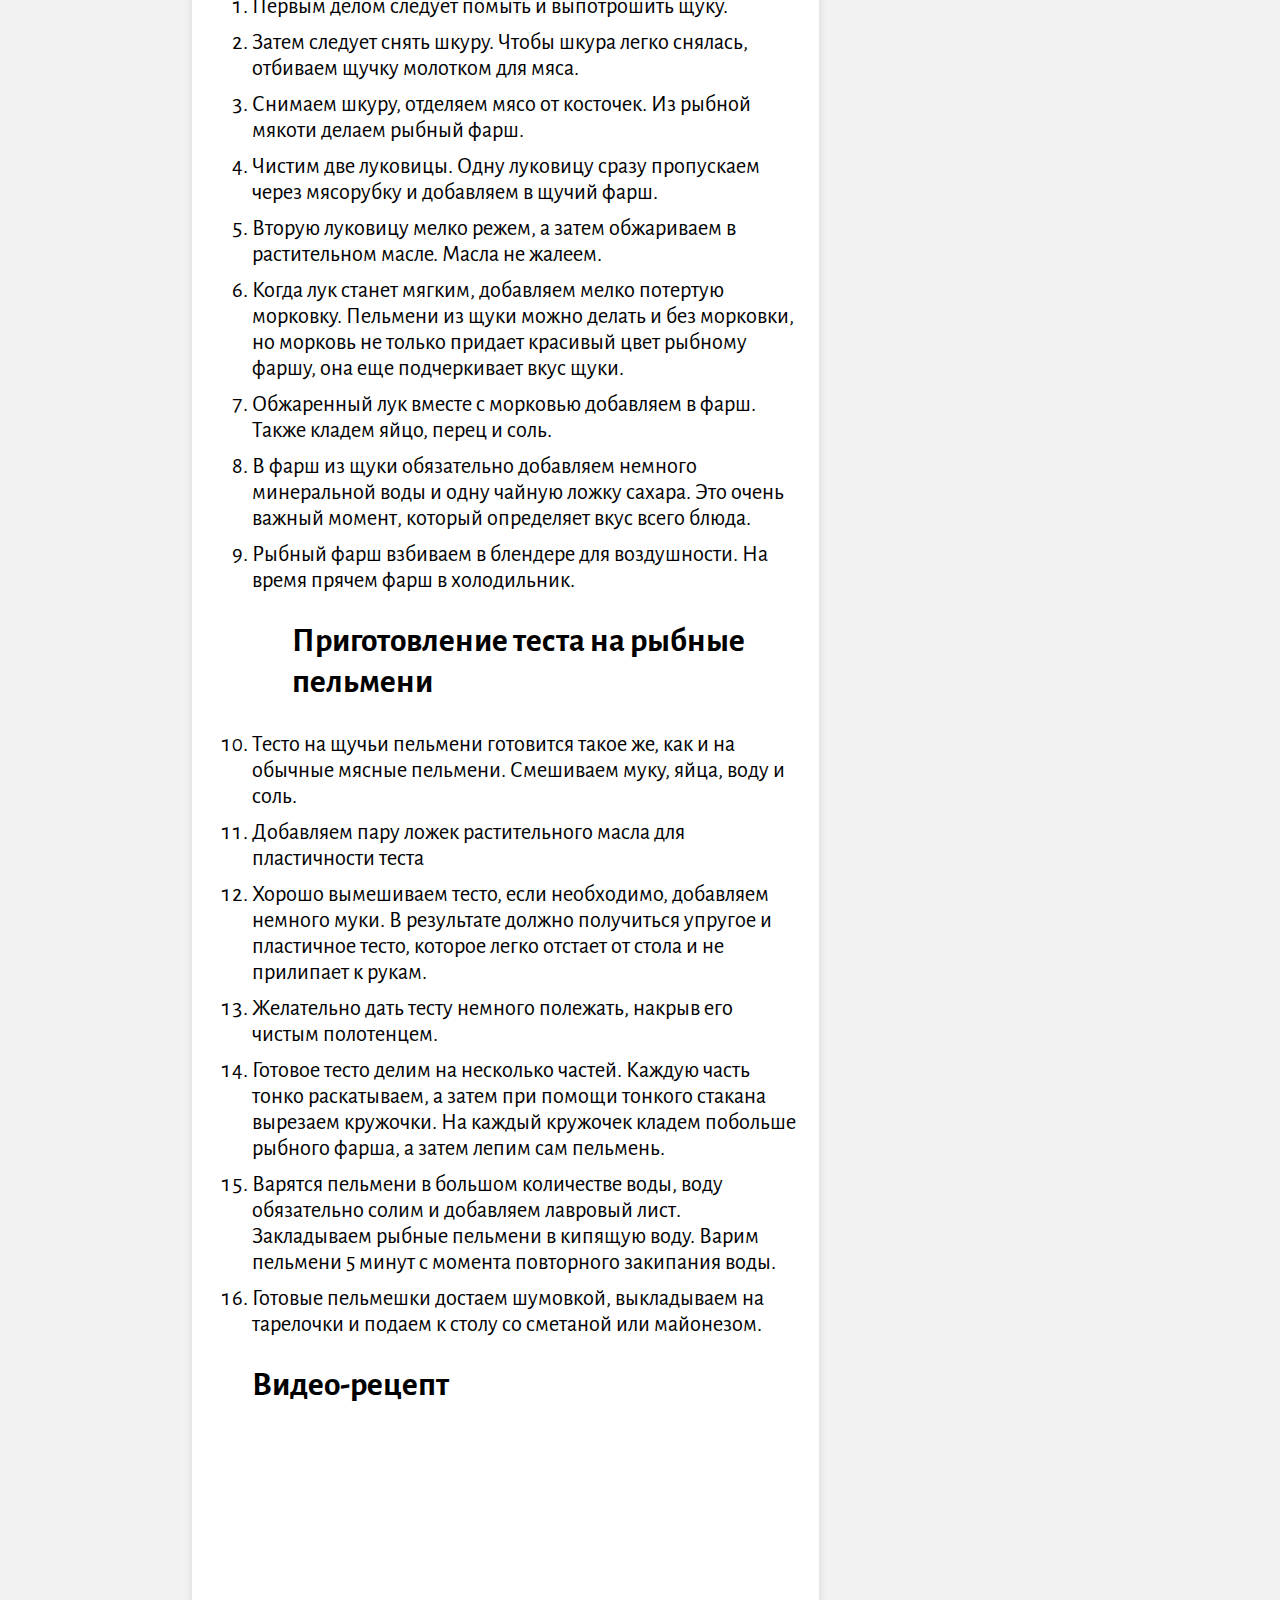
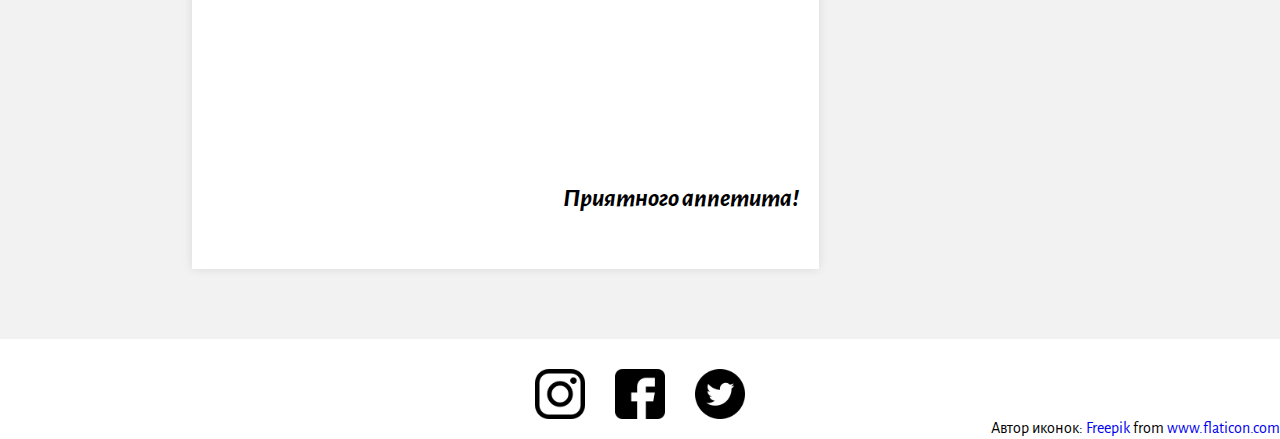
<file: index3.html>
<!DOCTYPE html>
<html lang="en">
<head>
    <meta charset="UTF-8">
    <meta http-equiv="X-UA-Compatible" content="IE=edge">
    <meta name="viewport" content="width=device-width, initial-scale=1.0">
    <title>Рыбные пельмени из щуки</title>
    <link rel='stylesheet' href='style3.css'>
</head>
<body>
    <header>
        <a href='index.html' class='logo'></a>

        <ul class='header-menu' type='none'>
            <li><a class="pressed-button" href='#'>Рецепты</a></li>
            <li><a class="pressed-button" href='#'>Идеи</a></li>
            <li><a class="pressed-button" href='#'>Авторы</a></li>
        </ul>

        <a href='#' class='bookmark'></a>

        <a href='#' class='make_recipe'>Добавить рецепт</a>
    </header>

    <main>
        <div class='container'>
            <h1>Рыбные пельмени из щуки</h1>

            <p>
                Из всех известных рыбных деликатесов одним из самых вкусных считаются пельмени из щуки. Вы еще не пробовали? Тогда обязательно приготовьте, а чтобы рыбные пельмени получились вкусными, делюсь очень хорошим рецептом.
            </p>

            <div class='img img1'></div>

            <h2>
                Ингредиенты <br>
                <i>(4-6 порций)</i>
            </h2>

            <p>Рыбный фарш:</p>
            
            <ul>
                <li>1 щука</li>
                <li>2 луковицы</li>
                <li>1 морковь</li>
                <li>1 яйцо</li>
                <li>1 ч.л. сахара</li>
                <li>перец</li>
                <li>соль</li>
                <li>подсолнечное масло</li>
            </ul> 

            <p>Тесто на пельменей:</p>

            <ul>
                <li>500 гр. пшеничной муки</li>
                <li>2 яйца</li>
                <li>2/3 стакана кипченой воды</li>
                <li>2 ст.л. подсолнечного масла</li>
                <li>1 ч.л. соли</li>
            </ul>

            <h2>Приготовление рыбного фарша</h2>
            
            <ol>

                <li>Первым делом следует помыть и выпотрошить щуку.</li>
                <li>Затем следует снять шкуру. Чтобы шкура легко снялась, отбиваем щучку молотком для мяса.</li>
                <li>Снимаем шкуру, отделяем мясо от косточек. Из рыбной мякоти делаем рыбный фарш.</li>
                <li>Чистим две луковицы. Одну луковицу сразу пропускаем через мясорубку и добавляем в щучий фарш.</li>
                <li>Вторую луковицу мелко режем, а затем обжариваем в растительном масле. Масла не жалеем.</li>
                <li>Когда лук станет мягким, добавляем мелко потертую морковку. Пельмени из щуки можно делать и без морковки, но морковь не только придает красивый цвет рыбному фаршу, она еще подчеркивает вкус щуки.</li>
                <li>Обжаренный лук вместе с морковью добавляем в фарш. Также кладем яйцо, перец и соль.</li>
                <li>В фарш из щуки обязательно добавляем немного минеральной воды и одну чайную ложку сахара. Это очень важный момент, который определяет вкус всего блюда.</li>
                <li>Рыбный фарш взбиваем в блендере для воздушности. На время прячем фарш в холодильник.</li>

                <h2>Приготовление теста на рыбные пельмени</h2>

                <li>Тесто на щучьи пельмени готовится такое же, как и на обычные мясные пельмени. Смешиваем муку, яйца, воду и соль.</li>
                <li>Добавляем пару ложек растительного масла для пластичности теста</li>
                <li>Хорошо вымешиваем тесто, если необходимо, добавляем немного муки. В результате должно получиться упругое и пластичное тесто, которое легко отстает от стола и не прилипает к рукам.</li>
                <li>Желательно дать тесту немного полежать, накрыв его чистым полотенцем.</li>
                <li>Готовое тесто делим на несколько частей. Каждую часть тонко раскатываем, а затем при помощи тонкого стакана вырезаем кружочки. На каждый кружочек кладем побольше рыбного фарша, а затем лепим сам пельмень.</li>
                <li>Варятся пельмени в большом количестве воды, воду обязательно солим и добавляем лавровый лист. Закладываем рыбные пельмени в кипящую воду. Варим пельмени 5 минут с момента повторного закипания воды.</li>
                <li>Готовые пельмешки достаем шумовкой, выкладываем на тарелочки и подаем к столу со сметаной или майонезом.</li>

            </ol>
            
            <h2>Видео-рецепт</h2>

            <iframe class='large' width="560" height="315" src="https://www.youtube.com/embed/N9aS8jBaTS8" title="YouTube video player" frameborder="0" allow="accelerometer; autoplay; clipboard-write; encrypted-media; gyroscope; picture-in-picture" allowfullscreen></iframe>

            <iframe class='small' width="420" height="250" src="https://www.youtube.com/embed/N9aS8jBaTS8" title="YouTube video player" frameborder="0" allow="accelerometer; autoplay; clipboard-write; encrypted-media; gyroscope; picture-in-picture" allowfullscreen></iframe>
            
            <h4>Приятного аппетита!</h4>
        </div>

        <div class='sidebar'>
            <h3>Популярные рецепты</h3>
            <a href='index1.html' class='border-button'>Сибирские пельмени</a>
            <a href='index2.html' class='border-button'>Китайские пельмени</a>
        </div>
    </main>

    <footer>
        <a href='#' class='instagram'></a>
        <a href='#' class='facebook'></a>
        <a href='#' class='twitter'></a>

        <div>Автор иконок: <a href="https://www.freepik.com" title="Freepik">Freepik</a> from <a href="https://www.flaticon.com/ru/" title="Flaticon">www.flaticon.com</a></div>
    </footer>
</body>
</html>
</file>
<file: style.css>
@import url('https://fonts.googleapis.com/css2?family=Alegreya+Sans:wght@300&display=swap');

body{
    font-family: 'Alegreya Sans', sans-serif;
    background-color: #f2f2f2;
    margin: 0px;
}



/* header */

header{
    width: 100%;
    background-color: #fff;
    height: 100px;
    border-bottom: 1px solid gray;
    display: flex;
}

.logo{
    height: 100px;
    width: 150px;
    background-image: url('logo.png');
    background-size: cover;
    background-position: center;
    background-repeat: no-repeat;
    margin-left: 2%;
}

.header-menu{
    width: 40rem;
    height: 100px;
    margin: auto 0px;
    display: flex;
    justify-content: space-around;
    align-items: center;
}

a{
    text-decoration: none;
}

.pressed-button {
    text-decoration: none;
    display: inline-block;
    padding: 12px 40px;
    margin: 10px 30px;
    border-radius: 30px;
    background-color: #f2f2f2;
    background-position: 100% 0;
    background-size: 200% 200%;
    font-size: 2rem;
    font-weight: 300;
    color: white;
    transition: .5s;
}

.header-menu a{
    font-size: 1.3rem;
    color: #000;
    font-weight: 700;
}

.bookmark{
    width: 50px;
    height: 50px;
    background-image: url('bookmark.png');
    background-size: contain;
    background-repeat: no-repeat;
    margin: auto 10px auto auto;
}

.make_recipe{
    width: 120px;
    height: 60px;
    background-color: #f2f2f2;
    border-radius: 10px;
    margin: auto 10px auto 0px;
    color: #000;
    text-align: center;
    font-size: 1rem;
    font-weight: 300;
    display: flex;
    align-items: center;
    justify-content: center;
    transition: .5s;
}



/* main */

main{
    width: 70%;
    margin: 70px auto;
    position: relative;
    box-sizing: border-box;
    font-size: 1.4rem;
}

.container{
    width: 70%;
    height: 100%;
    background-color: #fff;
    padding: 20px;
    margin: 0px;
    box-shadow: 0 0 10px rgba(0,0,0,0.1);
    box-sizing: border-box;
}

.container h1{
    text-align: center;
    font-size: 3rem;
    margin: 40px 0px 50px 0px;
}

.img{
    width: 25rem;
    height: 20rem;
    margin-left: 5px;
    background-position: center;
    background-size: cover;
}

.img1{
    background-image: url('dumpling.jpg');
    border: 3px solid gray;
}

.img2{
    width: 20rem;
    height: 20rem;
    background-image: url('dumpling1.jpg');
    border: 3px solid gray;
    float: right;
}

.img3{
    background-image: url('dumpling2.jpg');
    float: right;
    border: 3px solid gray;
}

h2{
    margin-left: 20px;
}

.sidebar{
    width: 28%;
    padding: 20px;
    box-sizing: border-box;
    background-color: #fff;
    position: absolute;
    top: 0%;
    right: 0%;
    box-shadow: 0 0 10px rgba(0,0,0,0.1);
    border-radius: 15px;
}

h4{
    font-style: italic;
    font-size: 26px;
    text-align: right;
}

.small{
    display: none;
}
.large{
    display: block;
}



/* footer */

footer{
    height: 100px;
    background-color: #fff;
    display: flex;
    flex-wrap: wrap;
    justify-content: center;
    margin-bottom: 0px;
}

footer div{
    width: 100%;
    text-align: right;
}

.instagram{
    width: 50px;
    height: 50px;
    background-image: url('inst.png');
    background-size: contain;
    margin-right: 30px;
    margin-top: 30px;
    transition: transform 0.3s;
}

.facebook{
    width: 50px;
    height: 50px;
    background-image: url('facebook.png');
    background-size: contain;
    margin-right: 30px;
    margin-top: 30px;
    transition: transform 0.3s;
}

.twitter{
    width: 50px;
    height: 50px;
    background-image: url('twitter.png');
    background-size: contain;
    margin-top: 30px;
    transition: transform 0.3s;
}



/* @media */

@media (max-width:1200px) and (min-width: 1080px){
    main{
        font-size: 1.8rem;
    }
    .small{
        display: block;
    }
    .large{
        display: none;
    }
}

@media (max-width:1080px) and (min-width: 0px){
    .logo{
        width: 100px;
        height: 50px;
        margin-top: auto;
        margin-bottom: auto;
    }
    .header-menu{
        width: 31rem;
    }
    .pressed-button{
        font-size: 1rem;
    }
    header{
        height: 175px;
        flex-wrap: wrap;
    }
    .main{
        width: 100%;
    }
    .container{
        width: 100%;
    }
    .sidebar{
        position: static;
        width: 100%;
        margin-top: 20px;
    }
    .small{
        display: block;
    }
    .large{
        display: none;
    }
}



/* hover */

.pressed-button:hover {
    box-shadow:  0px 0px 10px 1px rgba(0, 40, 120, .35);
    background-position: 0 0;
}
.make_recipe:hover {
    box-shadow: 0px 0px 10px 1px rgba(0, 40, 120, .35);
    background-position: 0 0;
}
.border-button {
    text-decoration: none;
    display: inline-block;
    padding: 20px 30px;
    margin: 10px 0px;
    position: relative;
    color: #000;
    border: 1px solid rgba(0, 0, 255, .4);
    background: none;
    font-family: 'Alegreya Sans', sans-serif;
    font-weight: 300;
    width: 70%
}
.border-button:before, .border-button:after {
    content: "";
    position: absolute;
    width: 0;
    height: 0;
    opacity: 0;
    box-sizing: border-box;
}
.border-button:before {
    bottom: 0;
    left: 0;
    border-left: 2px solid #000;
    border-top: 2px solid #000;
    transition: 0s ease opacity .8s, .2s ease width .4s, .2s ease height .6s;
}
.border-button:after {
    top: 0;
    right: 0;
    border-right: 2px solid #000;
    border-bottom: 2px solid #000;
    transition: 0s ease opacity .4s, .2s ease width, .2s ease height .2s;
}
.border-button:hover:before, 
.border-button:hover:after {
    height: 100%;
    width: 100%;
    opacity: 1;
}
.border-button:hover:before {
    transition: 0s ease opacity 0s, .2s ease height, .2s ease width .2s;
}
.border-button:hover:after {
    transition: 0s ease opacity .4s, .2s ease height .4s, .2s ease width .6s;
}
.border-button:hover {
    background: rgba(0, 0, 255, .2);
}
.instagram:hover{
    transform: scale(1.3);
}
.facebook:hover{
    transform: scale(1.3);
}
.twitter:hover{
    transform: scale(1.3);
}
</file>
<file: style1.css>
@import url('https://fonts.googleapis.com/css2?family=Alegreya+Sans:wght@300&display=swap');

body{
    font-family: 'Alegreya Sans', sans-serif;
    background-color: #f2f2f2;
    margin: 0px;
}



/* header */

header{
    width: 100%;
    background-color: #fff;
    height: 100px;
    border-bottom: 1px solid gray;
    display: flex;
}

.logo{
    height: 100px;
    width: 150px;
    background-image: url('logo.png');
    background-size: cover;
    background-position: center;
    background-repeat: no-repeat;
    margin-left: 2%;
}

.header-menu{
    width: 40rem;
    height: 100px;
    margin: auto 0px;
    display: flex;
    justify-content: space-around;
    align-items: center;
}

a{
    text-decoration: none;
}

.pressed-button {
    text-decoration: none;
    display: inline-block;
    padding: 12px 40px;
    margin: 10px 30px;
    border-radius: 30px;
    background-color: #f2f2f2;
    background-position: 100% 0;
    background-size: 200% 200%;
    font-size: 2rem;
    font-weight: 300;
    color: white;
    transition: .5s;
}

.header-menu a{
    font-size: 1.3rem;
    color: #000;
    font-weight: 700;
}

.bookmark{
    width: 50px;
    height: 50px;
    background-image: url('bookmark.png');
    background-size: contain;
    background-repeat: no-repeat;
    margin: auto 10px auto auto;
}

.make_recipe{
    width: 120px;
    height: 60px;
    background-color: #f2f2f2;
    border-radius: 10px;
    margin: auto 10px auto 0px;
    color: #000;
    text-align: center;
    font-size: 1rem;
    font-weight: 300;
    display: flex;
    align-items: center;
    justify-content: center;
    transition: .5s;
}



/* main */

main{
    width: 70%;
    margin: 70px auto;
    position: relative;
    box-sizing: border-box;
    font-size: 1.4rem;
}

.container{
    width: 70%;
    height: 100%;
    background-color: #fff;
    padding: 20px;
    margin: 0px;
    box-shadow: 0 0 10px rgba(0,0,0,0.1);
    box-sizing: border-box;
}

.container h1{
    text-align: center;
    font-size: 3rem;
    margin: 40px 0px 50px 0px;
}

.img{
    width: 25rem;
    height: 20rem;
    margin-left: 5px;
    background-position: center;
    background-size: cover;
}

.img1{
    background-image: url('dumpling3.jpg');
    border: 3px solid gray;
}

.img2{
    width: 8rem;
    height: 8rem;
    background-image: url('dumpling4.jpg');
    border: 2px solid gray;
}

.img3{
    width: 18rem;
    height: 18rem;
    background-image: url('dumpling5.jpg');
    border: 2px solid gray;
    float: right;
}

h2{
    margin-left: 40px;
}

h2 i{
    font-size: 14px;
}

.sidebar{
    width: 28%;
    padding: 20px;
    box-sizing: border-box;
    background-color: #fff;
    position: absolute;
    top: 0%;
    right: 0%;
    box-shadow: 0 0 10px rgba(0,0,0,0.1);
    border-radius: 15px;
}

h4{
    font-style: italic;
    font-size: 26px;
    text-align: right;
}

main li{
    margin-top: 10px;
}

.small{
    display: none;
}
.large{
    display: block;
}



/* footer */

footer{
    height: 100px;
    background-color: #fff;
    display: flex;
    flex-wrap: wrap;
    justify-content: center;
    margin-bottom: 0px;
}

footer div{
    width: 100%;
    text-align: right;
}

.instagram{
    width: 50px;
    height: 50px;
    background-image: url('inst.png');
    background-size: contain;
    margin-right: 30px;
    margin-top: 30px;
    transition: transform 0.3s;
}

.facebook{
    width: 50px;
    height: 50px;
    background-image: url('facebook.png');
    background-size: contain;
    margin-right: 30px;
    margin-top: 30px;
    transition: transform 0.3s;
}

.twitter{
    width: 50px;
    height: 50px;
    background-image: url('twitter.png');
    background-size: contain;
    margin-top: 30px;
    transition: transform 0.3s;
}



/* @media */

@media (max-width:1200px) and (min-width: 1080px){
    main{
        font-size: 1.8rem;
    }
    .small{
        display: block;
    }
    .large{
        display: none;
    }
}

@media (max-width:1080px) and (min-width: 0px){
    .logo{
        width: 100px;
        height: 50px;
        margin-top: auto;
        margin-bottom: auto;
    }
    .header-menu{
        width: 31rem;
    }
    .pressed-button{
        font-size: 1rem;
    }
    header{
        height: 175px;
        flex-wrap: wrap;
    }
    .main{
        width: 100%;
    }
    .container{
        width: 100%;
    }
    .sidebar{
        position: static;
        width: 100%;
        margin-top: 20px;
    }
    .small{
        display: block;
    }
    .large{
        display: none;
    }
}



/* hover */

.pressed-button:hover {
    box-shadow:  0px 0px 10px 1px rgba(0, 40, 120, .35);
    background-position: 0 0;
}
.make_recipe:hover {
    box-shadow: 0px 0px 10px 1px rgba(0, 40, 120, .35);
    background-position: 0 0;
}
.border-button {
    text-decoration: none;
    display: inline-block;
    padding: 20px 30px;
    margin: 10px 0px;
    position: relative;
    color: #000;
    border: 1px solid rgba(0, 0, 255, .4);
    background: none;
    font-family: 'Alegreya Sans', sans-serif;
    font-weight: 300;
    width: 70%
}
.border-button:before, .border-button:after {
    content: "";
    position: absolute;
    width: 0;
    height: 0;
    opacity: 0;
    box-sizing: border-box;
}
.border-button:before {
    bottom: 0;
    left: 0;
    border-left: 2px solid #000;
    border-top: 2px solid #000;
    transition: 0s ease opacity .8s, .2s ease width .4s, .2s ease height .6s;
}
.border-button:after {
    top: 0;
    right: 0;
    border-right: 2px solid #000;
    border-bottom: 2px solid #000;
    transition: 0s ease opacity .4s, .2s ease width, .2s ease height .2s;
}
.border-button:hover:before, 
.border-button:hover:after {
    height: 100%;
    width: 100%;
    opacity: 1;
}
.border-button:hover:before {
    transition: 0s ease opacity 0s, .2s ease height, .2s ease width .2s;
}
.border-button:hover:after {
    transition: 0s ease opacity .4s, .2s ease height .4s, .2s ease width .6s;
}
.border-button:hover {
    background: rgba(0, 0, 255, .2);
}
.instagram:hover{
    transform: scale(1.3);
}
.facebook:hover{
    transform: scale(1.3);
}
.twitter:hover{
    transform: scale(1.3);
}
</file>
<file: style2.css>
@import url('https://fonts.googleapis.com/css2?family=Alegreya+Sans:wght@300&display=swap');

body{
    font-family: 'Alegreya Sans', sans-serif;
    background-color: #f2f2f2;
    margin: 0px;
}



/* header */

header{
    width: 100%;
    background-color: #fff;
    height: 100px;
    border-bottom: 1px solid gray;
    display: flex;
}

.logo{
    height: 100px;
    width: 150px;
    background-image: url('logo.png');
    background-size: cover;
    background-position: center;
    background-repeat: no-repeat;
    margin-left: 2%;
}

.header-menu{
    width: 40rem;
    height: 100px;
    margin: auto 0px;
    display: flex;
    justify-content: space-around;
    align-items: center;
}

a{
    text-decoration: none;
}

.pressed-button {
    text-decoration: none;
    display: inline-block;
    padding: 12px 40px;
    margin: 10px 30px;
    border-radius: 30px;
    background-color: #f2f2f2;
    background-position: 100% 0;
    background-size: 200% 200%;
    font-size: 2rem;
    font-weight: 300;
    color: white;
    transition: .5s;
}

.header-menu a{
    font-size: 1.3rem;
    color: #000;
    font-weight: 700;
}

.bookmark{
    width: 50px;
    height: 50px;
    background-image: url('bookmark.png');
    background-size: contain;
    background-repeat: no-repeat;
    margin: auto 10px auto auto;
}

.make_recipe{
    width: 120px;
    height: 60px;
    background-color: #f2f2f2;
    border-radius: 10px;
    margin: auto 10px auto 0px;
    color: #000;
    text-align: center;
    font-size: 1rem;
    font-weight: 300;
    display: flex;
    align-items: center;
    justify-content: center;
    transition: .5s;
}



/* main */

main{
    width: 70%;
    margin: 70px auto;
    position: relative;
    box-sizing: border-box;
    font-size: 1.4rem;
}

.container{
    width: 70%;
    height: 100%;
    background-color: #fff;
    padding: 20px;
    margin: 0px;
    box-shadow: 0 0 10px rgba(0,0,0,0.1);
    box-sizing: border-box;
}

.container h1{
    text-align: center;
    font-size: 3rem;
    margin: 40px 0px 50px 0px;
}

.img{
    width: 25rem;
    height: 20rem;
    margin-left: 5px;
    background-position: center;
    background-size: cover;
}

.img1{
    background-image: url('wontons.jpg');
    border: 3px solid gray;
}

.img2{
    width: 10rem;
    height: 10rem;
    background-image: url('wontons1.jpg');
    border: 2px solid gray;
}

.img3{
    width: 10rem;
    height: 10rem;
    background-image: url('wontons2.jpg');
    border: 2px solid gray;
}

.img4{
    width: 10rem;
    height: 10rem;
    background-image: url('wontons3.jpg');
    border: 2px solid gray;
}

.img5{
    width: 10rem;
    height: 10rem;
    background-image: url('wontons4.jpg');
    border: 2px solid gray;
}

.img6{
    width: 10rem;
    height: 10rem;
    background-image: url('wontons5.jpg');
    border: 2px solid gray;
}

h2{
    margin-left: 40px;
}

h2 i{
    font-size: 14px;
}

.sidebar{
    width: 28%;
    padding: 20px;
    box-sizing: border-box;
    background-color: #fff;
    position: absolute;
    top: 0%;
    right: 0%;
    box-shadow: 0 0 10px rgba(0,0,0,0.1);
    border-radius: 15px;
}

.container h4{
    font-style: italic;
    font-size: 26px;
    text-align: right;
}

main li{
    margin-top: 10px;
}

.small{
    display: none;
}
.large{
    display: block;
}




/* footer */

footer{
    height: 100px;
    background-color: #fff;
    display: flex;
    flex-wrap: wrap;
    justify-content: center;
    margin-bottom: 0px;
}

footer div{
    width: 100%;
    text-align: right;
}

.instagram{
    width: 50px;
    height: 50px;
    background-image: url('inst.png');
    background-size: contain;
    margin-right: 30px;
    margin-top: 30px;
    transition: transform 0.3s;
}

.facebook{
    width: 50px;
    height: 50px;
    background-image: url('facebook.png');
    background-size: contain;
    margin-right: 30px;
    margin-top: 30px;
    transition: transform 0.3s;
}

.twitter{
    width: 50px;
    height: 50px;
    background-image: url('twitter.png');
    background-size: contain;
    margin-top: 30px;
    transition: transform 0.3s;
}



/* @media */

@media (max-width:1200px) and (min-width: 1080px){
    main{
        font-size: 1.8rem;
    }
    .small{
        display: block;
    }
    .large{
        display: none;
    }
    
}

@media (max-width:1080px) and (min-width: 0px){
    .logo{
        width: 100px;
        height: 50px;
        margin-top: auto;
        margin-bottom: auto;
    }
    .header-menu{
        width: 31rem;
    }
    .pressed-button{
        font-size: 1rem;
    }
    header{
        height: 175px;
        flex-wrap: wrap;
    }
    .main{
        width: 100%;
    }
    .container{
        width: 100%;
    }
    .sidebar{
        position: static;
        width: 100%;
        margin-top: 20px;
    }
    .small{
        display: block;
    }
    .large{
        display: none;
    }
}



/* hover */

.pressed-button:hover {
    box-shadow:  0px 0px 10px 1px rgba(0, 40, 120, .35);
    background-position: 0 0;
}
.make_recipe:hover {
    box-shadow: 0px 0px 10px 1px rgba(0, 40, 120, .35);
    background-position: 0 0;
}
.border-button {
    text-decoration: none;
    display: inline-block;
    padding: 20px 30px;
    margin: 10px 0px;
    position: relative;
    color: #000;
    border: 1px solid rgba(0, 0, 255, .4);
    background: none;
    font-family: 'Alegreya Sans', sans-serif;
    font-weight: 300;
    width: 70%
}
.border-button:before, .border-button:after {
    content: "";
    position: absolute;
    width: 0;
    height: 0;
    opacity: 0;
    box-sizing: border-box;
}
.border-button:before {
    bottom: 0;
    left: 0;
    border-left: 2px solid #000;
    border-top: 2px solid #000;
    transition: 0s ease opacity .8s, .2s ease width .4s, .2s ease height .6s;
}
.border-button:after {
    top: 0;
    right: 0;
    border-right: 2px solid #000;
    border-bottom: 2px solid #000;
    transition: 0s ease opacity .4s, .2s ease width, .2s ease height .2s;
}
.border-button:hover:before, 
.border-button:hover:after {
    height: 100%;
    width: 100%;
    opacity: 1;
}
.border-button:hover:before {
    transition: 0s ease opacity 0s, .2s ease height, .2s ease width .2s;
}
.border-button:hover:after {
    transition: 0s ease opacity .4s, .2s ease height .4s, .2s ease width .6s;
}
.border-button:hover {
    background: rgba(0, 0, 255, .2);
}
.instagram:hover{
    transform: scale(1.3);
}
.facebook:hover{
    transform: scale(1.3);
}
.twitter:hover{
    transform: scale(1.3);
}
</file>
<file: style3.css>
@import url('https://fonts.googleapis.com/css2?family=Alegreya+Sans:wght@300&display=swap');

body{
    font-family: 'Alegreya Sans', sans-serif;
    background-color: #f2f2f2;
    margin: 0px;
}



/* header */

header{
    width: 100%;
    background-color: #fff;
    height: 100px;
    border-bottom: 1px solid gray;
    display: flex;
}

.logo{
    height: 100px;
    width: 150px;
    background-image: url('logo.png');
    background-size: cover;
    background-position: center;
    background-repeat: no-repeat;
    margin-left: 2%;
}

.header-menu{
    width: 40rem;
    height: 100px;
    margin: auto 0px;
    display: flex;
    justify-content: space-around;
    align-items: center;
}

a{
    text-decoration: none;
}

.pressed-button {
    text-decoration: none;
    display: inline-block;
    padding: 12px 40px;
    margin: 10px 30px;
    border-radius: 30px;
    background-color: #f2f2f2;
    background-position: 100% 0;
    background-size: 200% 200%;
    font-size: 2rem;
    font-weight: 300;
    color: white;
    transition: .5s;
}

.header-menu a{
    font-size: 1.3rem;
    color: #000;
    font-weight: 700;
}

.bookmark{
    width: 50px;
    height: 50px;
    background-image: url('bookmark.png');
    background-size: contain;
    background-repeat: no-repeat;
    margin: auto 10px auto auto;
}

.make_recipe{
    width: 120px;
    height: 60px;
    background-color: #f2f2f2;
    border-radius: 10px;
    margin: auto 10px auto 0px;
    color: #000;
    text-align: center;
    font-size: 1rem;
    font-weight: 300;
    display: flex;
    align-items: center;
    justify-content: center;
    transition: .5s;
}



/* main */

main{
    width: 70%;
    margin: 70px auto;
    position: relative;
    box-sizing: border-box;
    font-size: 1.4rem;
}

.container{
    width: 70%;
    height: 100%;
    background-color: #fff;
    padding: 20px;
    margin: 0px;
    box-shadow: 0 0 10px rgba(0,0,0,0.1);
    box-sizing: border-box;
}

.container h1{
    text-align: center;
    font-size: 3rem;
    margin: 40px 0px 50px 0px;
}

.img{
    width: 25rem;
    height: 20rem;
    margin-left: 5px;
    background-position: center;
    background-size: cover;
}

.img1{
    background-image: url('dumpling6.jpg');
    border: 3px solid gray;
}

h2{
    margin-left: 40px;
}

h2 i{
    font-size: 14px;
}

.sidebar{
    width: 28%;
    padding: 20px;
    box-sizing: border-box;
    background-color: #fff;
    position: absolute;
    top: 0%;
    right: 0%;
    box-shadow: 0 0 10px rgba(0,0,0,0.1);
    border-radius: 15px;
}

.container h4{
    font-style: italic;
    font-size: 26px;
    text-align: right;
}

main li{
    margin-top: 10px;
}

.small{
    display: none;
}
.large{
    display: block;
}



/* footer */

footer{
    height: 100px;
    background-color: #fff;
    display: flex;
    flex-wrap: wrap;
    justify-content: center;
    margin-bottom: 0px;
}

footer div{
    width: 100%;
    text-align: right;
}

.instagram{
    width: 50px;
    height: 50px;
    background-image: url('inst.png');
    background-size: contain;
    margin-right: 30px;
    margin-top: 30px;
    transition: transform 0.3s;
}

.facebook{
    width: 50px;
    height: 50px;
    background-image: url('facebook.png');
    background-size: contain;
    margin-right: 30px;
    margin-top: 30px;
    transition: transform 0.3s;
}

.twitter{
    width: 50px;
    height: 50px;
    background-image: url('twitter.png');
    background-size: contain;
    margin-top: 30px;
    transition: transform 0.3s;
}



/* @media */

@media (max-width:1200px) and (min-width: 1080px){
    main{
        font-size: 1.8rem;
    }
    .small{
        display: block;
    }
    .large{
        display: none;
    }
}

@media (max-width:1080px) and (min-width: 0px){
    .logo{
        width: 100px;
        height: 50px;
        margin-top: auto;
        margin-bottom: auto;
    }
    .header-menu{
        width: 31rem;
    }
    .pressed-button{
        font-size: 1rem;
    }
    header{
        height: 175px;
        flex-wrap: wrap;
    }
    .main{
        width: 100%;
    }
    .container{
        width: 100%;
    }
    .sidebar{
        position: static;
        width: 100%;
        margin-top: 20px;
    }
    .small{
        display: block;
    }
    .large{
        display: none;
    }
}



/* hover */

.pressed-button:hover {
    box-shadow:  0px 0px 10px 1px rgba(0, 40, 120, .35);
    background-position: 0 0;
}
.make_recipe:hover {
    box-shadow: 0px 0px 10px 1px rgba(0, 40, 120, .35);
    background-position: 0 0;
}
.border-button {
    text-decoration: none;
    display: inline-block;
    padding: 20px 30px;
    margin: 10px 0px;
    position: relative;
    color: #000;
    border: 1px solid rgba(0, 0, 255, .4);
    background: none;
    font-family: 'Alegreya Sans', sans-serif;
    font-weight: 300;
    width: 70%
}
.border-button:before, .border-button:after {
    content: "";
    position: absolute;
    width: 0;
    height: 0;
    opacity: 0;
    box-sizing: border-box;
}
.border-button:before {
    bottom: 0;
    left: 0;
    border-left: 2px solid #000;
    border-top: 2px solid #000;
    transition: 0s ease opacity .8s, .2s ease width .4s, .2s ease height .6s;
}
.border-button:after {
    top: 0;
    right: 0;
    border-right: 2px solid #000;
    border-bottom: 2px solid #000;
    transition: 0s ease opacity .4s, .2s ease width, .2s ease height .2s;
}
.border-button:hover:before, 
.border-button:hover:after {
    height: 100%;
    width: 100%;
    opacity: 1;
}
.border-button:hover:before {
    transition: 0s ease opacity 0s, .2s ease height, .2s ease width .2s;
}
.border-button:hover:after {
    transition: 0s ease opacity .4s, .2s ease height .4s, .2s ease width .6s;
}
.border-button:hover {
    background: rgba(0, 0, 255, .2);
}
.instagram:hover{
    transform: scale(1.3);
}
.facebook:hover{
    transform: scale(1.3);
}
.twitter:hover{
    transform: scale(1.3);
}
</file>
